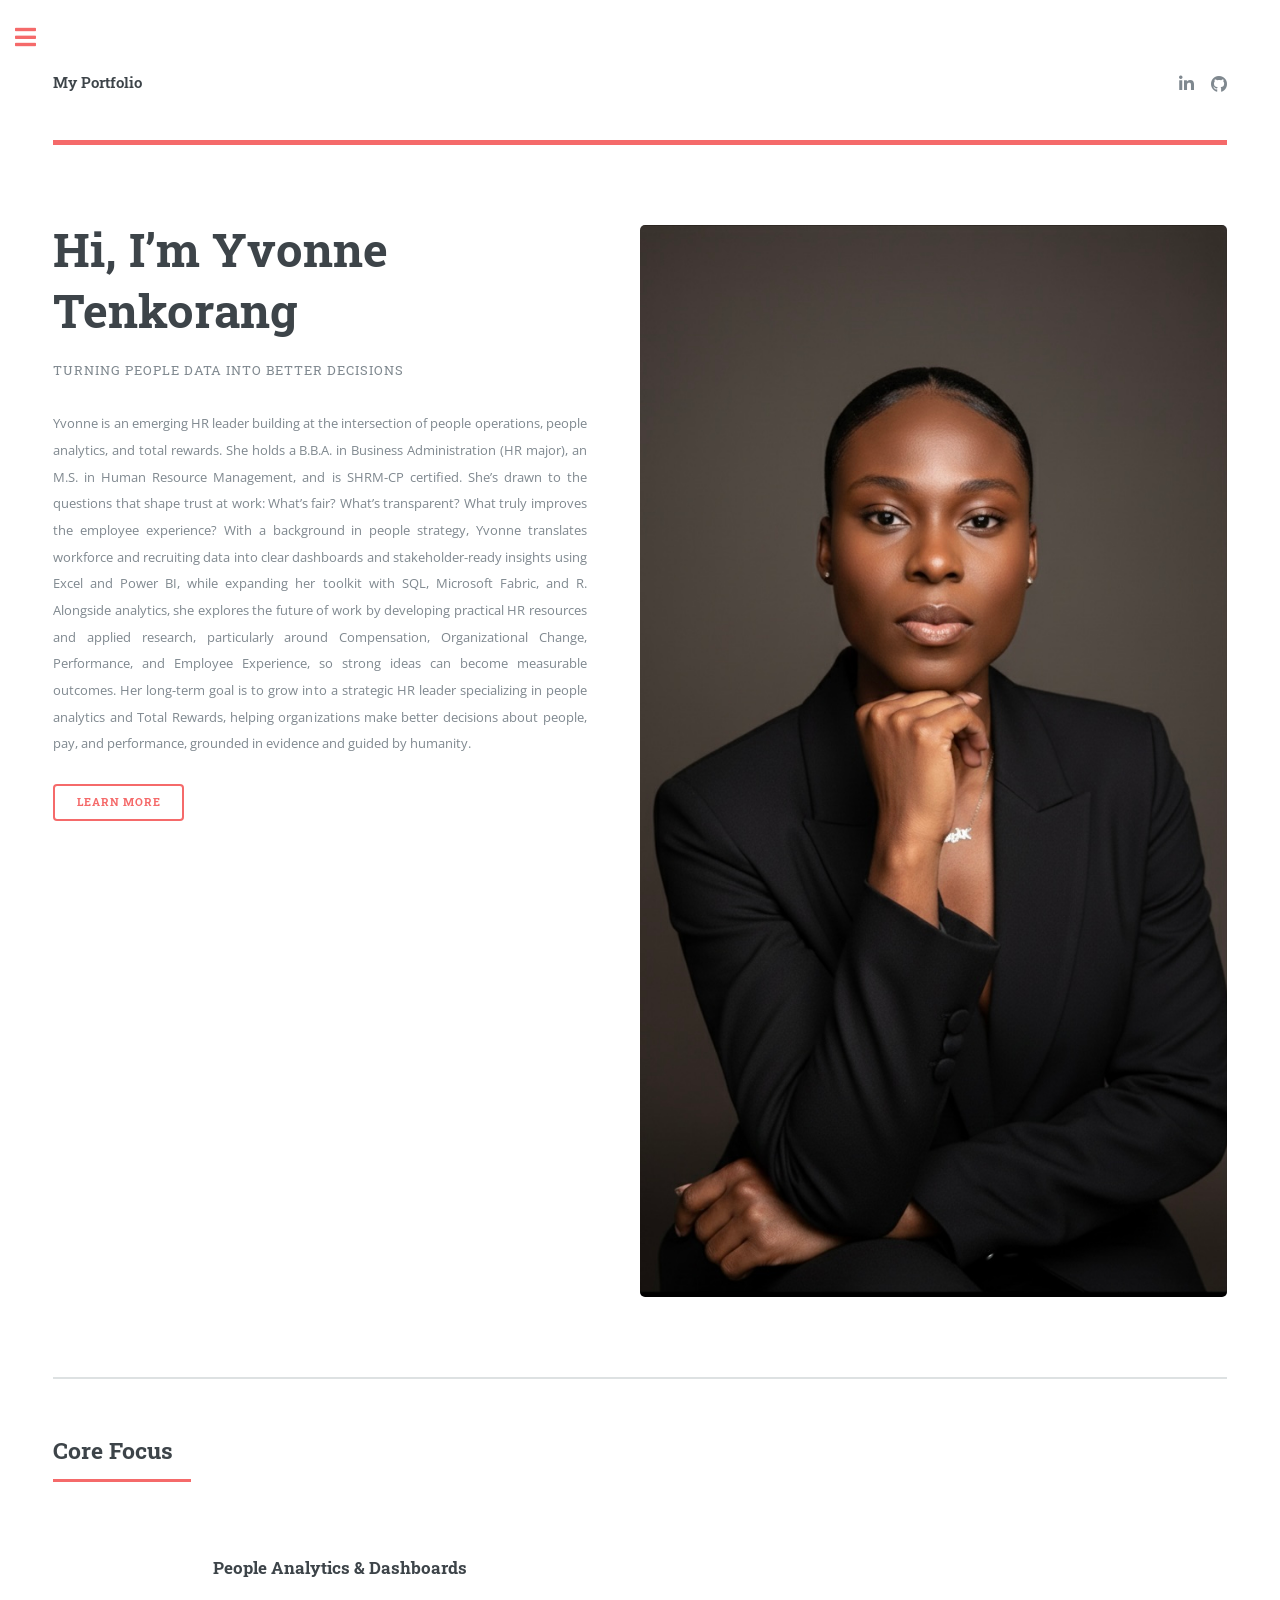
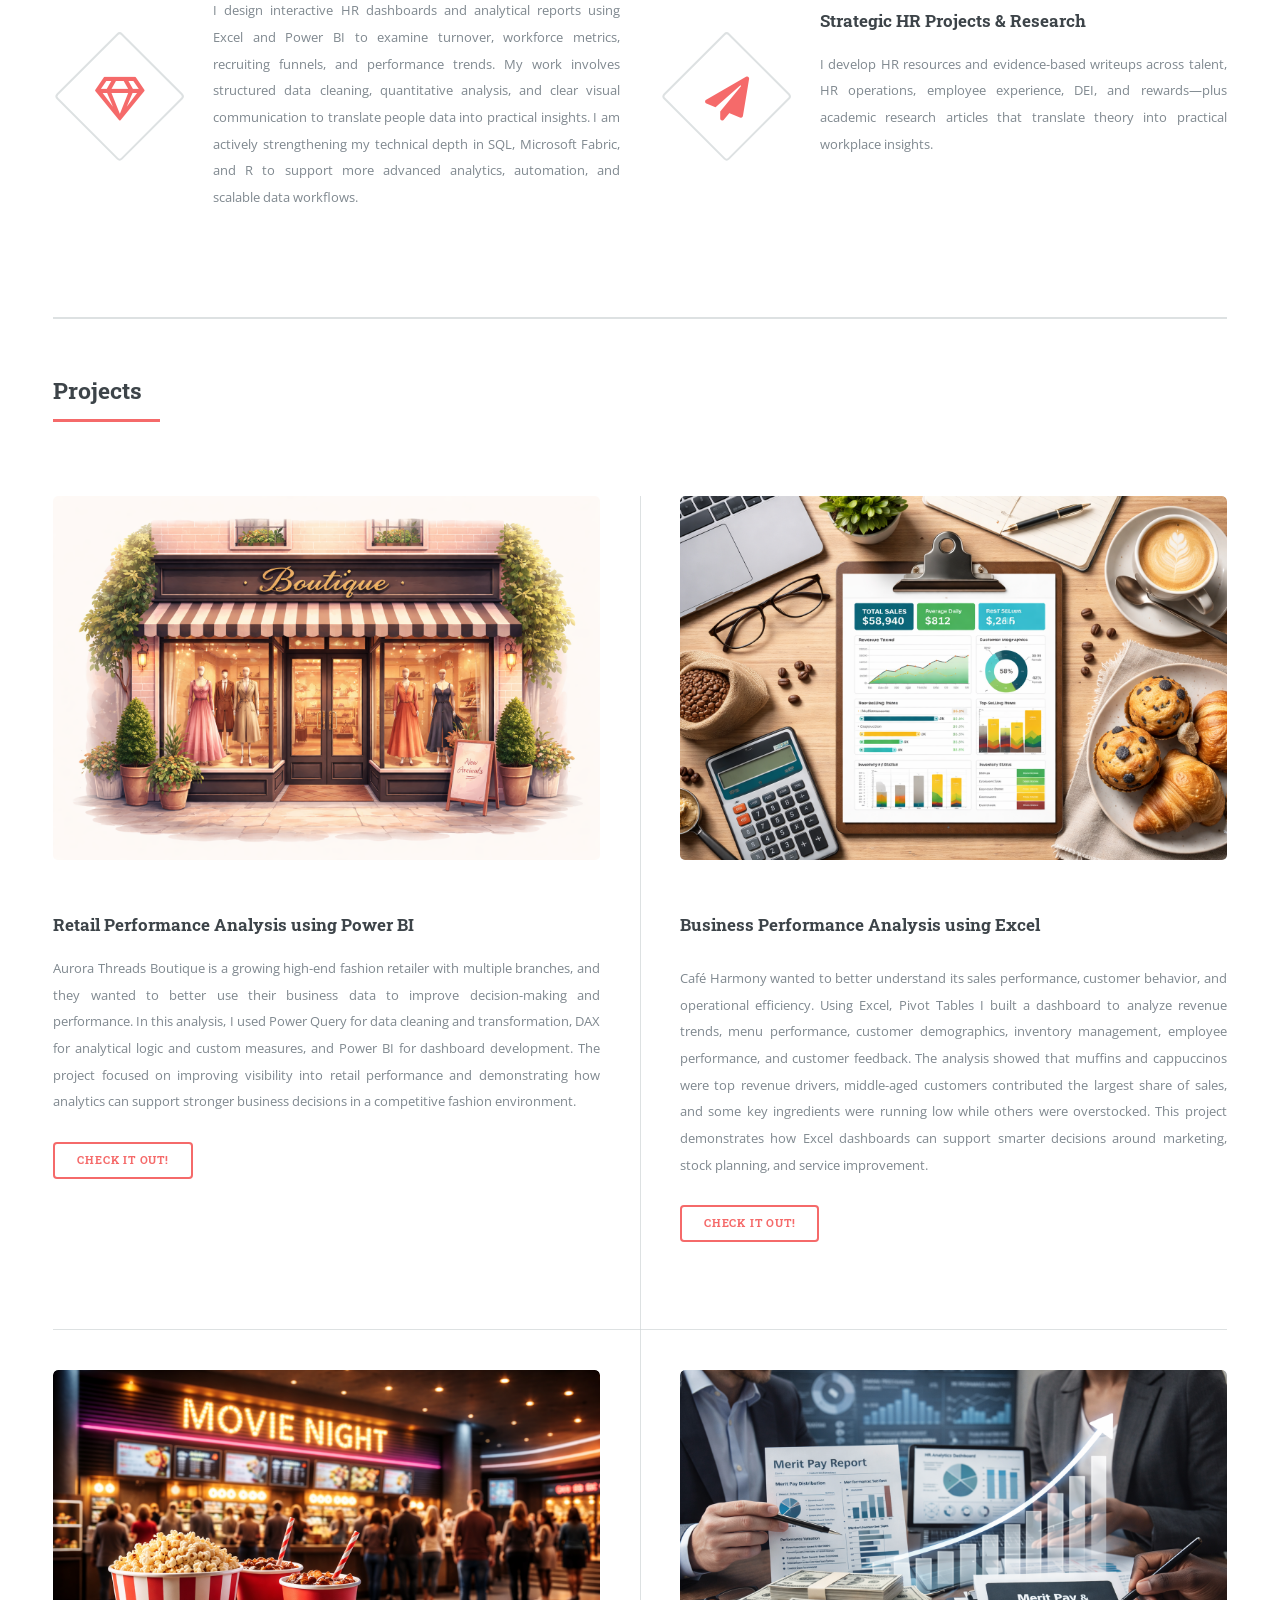
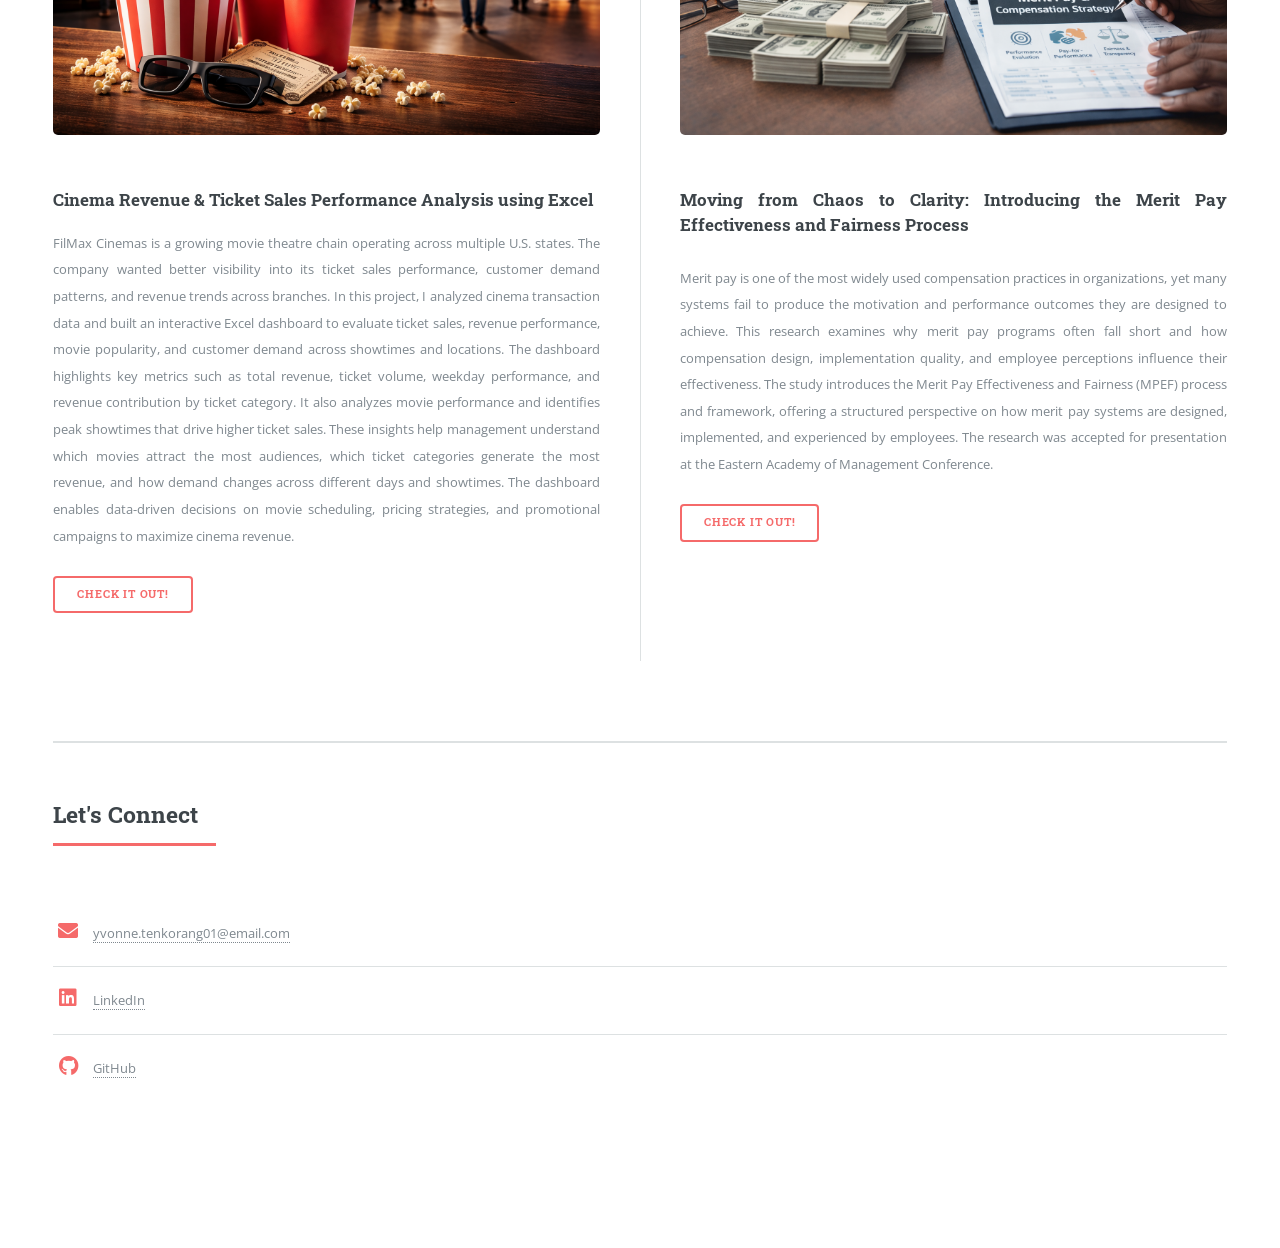
<file: index.html>
<!DOCTYPE HTML>
<!--
	Editorial by HTML5 UP
	html5up.net | @ajlkn
	Free for personal and commercial use under the CCA 3.0 license (html5up.net/license)
-->
<html>
	<head>
		<title>My Portfolio</title>
		<meta charset="utf-8" />
		<meta name="viewport" content="width=device-width, initial-scale=1, user-scalable=no" />
		<link rel="stylesheet" href="assets/css/main.css" />
	</head>
	<body class="">

		<!-- Wrapper -->
			<div id="wrapper">

				<!-- Main -->
					<div id="main">
						<div class="inner">

							<!-- Header -->
								<header id="header">
									<a href="index.html" class="logo"><strong>My Portfolio</strong></a>
									<ul class="icons">
									<li><a href="https://www.linkedin.com/in/yvonne-tenkorang/" class="icon brands fa-linkedin-in"><span class="label">LinkedIn</span></a></li>
                                    <li><a href="https://github.com/yvonnetenkorang" class="icon brands fa-github"><span class="label">GitHub</span></a></li>
						
									</ul>
								</header>

							<div id="about"></div>
								<!-- Banner -->
								<section id="banner">
									<div class="content">
										<header>
											<h1 style="text-align: left;">Hi, I’m Yvonne Tenkorang<br /></h1>
											<p>Turning People Data Into Better Decisions</p>
										</header>
										<p></p>Yvonne is an emerging HR leader building at the intersection of people operations, people analytics, and total rewards. She holds a B.B.A. in Business Administration (HR major), an M.S. in Human Resource Management, and is SHRM-CP certified. She’s drawn to the questions that shape trust at work: What’s fair? What’s transparent? What truly improves the employee experience? With a background in people strategy, Yvonne translates workforce and recruiting data into clear dashboards and stakeholder-ready insights using Excel and Power BI, while expanding her toolkit with SQL, Microsoft Fabric, and R. Alongside analytics, she explores the future of work by developing practical HR resources and applied research, particularly around Compensation, Organizational Change, Performance, and Employee Experience, so strong ideas can become measurable outcomes. Her long-term goal is to grow into a strategic HR leader specializing in people analytics and Total Rewards, helping organizations make better decisions about people, pay, and performance, grounded in evidence and guided by humanity.

</p>
										<ul class="actions">
											<li><a href="assets/Files/Yvonne_Resume.pdf" class="button big">Learn More</a></li>
										</ul>
									</div>
									<span class="image object">
										<img src="images/IMG_4309.jpg" alt="" />
									</span>
								</section>

							<!-- Section -->
							<div id="focus"></div>
							<section>
									<header class="major">
										<h2>Core Focus</h2>
									</header>
									<div class="features">
										<article>
											<span class="icon fa-gem"></span>
											<div class="content">
												<h3>People Analytics & Dashboards</h3>
												<p>I design interactive HR dashboards and analytical reports using Excel and Power BI to examine turnover, workforce metrics, recruiting funnels, and performance trends. My work involves structured data cleaning, quantitative analysis, and clear visual communication to translate people data into practical insights. I am actively strengthening my technical depth in SQL, Microsoft Fabric, and R to support more advanced analytics, automation, and scalable data workflows.</p>
											</div>
										</article>
										<article>
											<span class="icon solid fa-paper-plane"></span>
											<div class="content">
												<h3>Strategic HR Projects & Research</h3>
												<p>I develop HR resources and evidence-based writeups across talent, HR operations, employee experience, DEI, and rewards—plus academic research articles that translate theory into practical workplace insights.</p>
											</div>
										</article>
										
										
									</div>
								</section>
                                 
							<!-- Section -->
								<section>
									<header class="major">
										<h2>Projects</h2>
									</header>
									<div class="posts">
										<article>
											<a href="#" class="image"><img src="images/boutique new.png" alt="" /></a>
											<h3>Retail Performance Analysis using Power BI </h3>
											<p>Aurora Threads Boutique is a growing high-end fashion retailer with multiple branches, and they wanted to better use their business data to improve decision-making and performance. In this analysis, I used Power Query for data cleaning and transformation, DAX for analytical logic and custom measures, and Power BI for dashboard development. The project focused on improving visibility into retail performance and demonstrating how analytics can support stronger business decisions in a competitive fashion environment.</p>
											<ul class="actions">
												<li><a href="https://drive.google.com/file/d/19iLVmE2gNEAgVFOrmUOkXKDwgzWnCeY6/view?usp=drive_link" class="button">Check it Out!</a></li>
											</ul>
										</article>
										<article>
											<a href="#" class="image"><img src="images/cafe h.png" alt="" /></a>
											<h3>Business Performance Analysis using Excel</h3>
											<p><p>
Café Harmony wanted to better understand its sales performance, customer behavior, and operational efficiency. Using Excel, Pivot Tables I built a dashboard to analyze revenue trends, menu performance, customer demographics, inventory management, employee performance, and customer feedback. The analysis showed that muffins and cappuccinos were top revenue drivers, middle-aged customers contributed the largest share of sales, and some key ingredients were running low while others were overstocked. This project demonstrates how Excel dashboards can support smarter decisions around marketing, stock planning, and service improvement.
</p></p>

											<ul class="actions">
												<li><a href="https://drive.google.com/file/d/1Ey-NpWLXRLzjmRYIxuyXcKhubMGNI6G6/view?usp=drive_link" class="button">Check it Out!</a></li>
											</ul>
										</article>
										<article>
											<a href="#" class="image"><img src="images/movie night.png" alt="" /></a>
											<h3>Cinema Revenue & Ticket Sales Performance Analysis using Excel</h3>
											<p>FilMax Cinemas is a growing movie theatre chain operating across multiple U.S. states. The company wanted better visibility into its ticket sales performance, customer demand patterns, and revenue trends across branches.

In this project, I analyzed cinema transaction data and built an interactive Excel dashboard to evaluate ticket sales, revenue performance, movie popularity, and customer demand across showtimes and locations.

The dashboard highlights key metrics such as total revenue, ticket volume, weekday performance, and revenue contribution by ticket category. It also analyzes movie performance and identifies peak showtimes that drive higher ticket sales.

These insights help management understand which movies attract the most audiences, which ticket categories generate the most revenue, and how demand changes across different days and showtimes. The dashboard enables data-driven decisions on movie scheduling, pricing strategies, and promotional campaigns to maximize cinema revenue.</p>
											<ul class="actions">
												<li><a href="https://drive.google.com/file/d/1yXIBLRi25WQTDbFgXqmov4J9OGFkhwT_/view?usp=drive_link" class="button">Check it Out!</a></li>
											</ul>
										</article>
										<article>
											<a href="#" class="image"><img src="images/Meeting on merit pay analysis.png" alt="" /></a>
											<h3>Moving from Chaos to Clarity:
Introducing the Merit Pay Effectiveness and Fairness Process</h3>
											<p><p>
Merit pay is one of the most widely used compensation practices in organizations, yet many systems fail to produce the motivation and performance outcomes they are designed to achieve. This research examines why merit pay programs often fall short and how compensation design, implementation quality, and employee perceptions influence their effectiveness. 

The study introduces the Merit Pay Effectiveness and Fairness (MPEF) process and framework, offering a structured perspective on how merit pay systems are designed, implemented, and experienced by employees. The research was accepted for presentation at the Eastern Academy of Management Conference.
</p></p>
											<ul class="actions">
												<li><a href="#" class="button">check it out!</a></li>
											</ul>
										</article>
										<!--
										<article>
											<a href="#" class="image"><img src="images/pic05.jpg" alt="" /></a>
											<h3>Feugiat lorem aenean</h3>
											<p>Aenean ornare velit lacus, ac varius enim lorem ullamcorper dolore. Proin aliquam facilisis ante interdum. Sed nulla amet lorem feugiat tempus aliquam.</p>
											<ul class="actions">
												<li><a href="#" class="button">More</a></li>
											</ul>
										</article>
										
										<article>
											<a href="#" class="image"><img src="images/pic06.jpg" alt="" /></a>
											<h3>Amet varius aliquam</h3>
											<p>Aenean ornare velit lacus, ac varius enim lorem ullamcorper dolore. Proin aliquam facilisis ante interdum. Sed nulla amet lorem feugiat tempus aliquam.</p>
											<ul class="actions">
												<li><a href="#" class="button">More</a></li>
											</ul>
										</article>
										-->
									</div>
								</section>
                              <div id="contact"></div>

<section>
    <header class="major">
        <h2>Let's Connect</h2>
    </header>
    <p></p>

<ul class="contact">
    <li class="icon solid fa-envelope">
        <a href="mailto:yourname@email.com">yvonne.tenkorang01@email.com</a>
    </li>

    <li class="icon brands fa-linkedin">
  <a href="https://www.linkedin.com/in/yvonne-tenkorang" target="_blank">LinkedIn</a>
</li>

    <li class="icon brands fa-github">
  <a href="https://github.com/yvonnetenkorang" target="_blank">GitHub</a>
</li>
</ul>
    
</section>
						</div>
					</div>

				<!-- Sidebar -->
					<div id="sidebar">
						<div class="inner">

							<!-- Search -->
								<section id="search" class="alt">
									<form method="post" action="#">
										<input type="text" name="query" id="query" placeholder="Search" />
									</form>
								</section>

							<!-- Menu -->
								<nav id="menu">
									<header class="major">
										<h2>Menu</h2>
									</header>
									<ul>	
									<li><a href="#about">About</a></li>
									<li><a href="#focus">Core Focus</a></li>
									<li><a href="#contact">Contact</a></li>
									<li><a href="assets/files/Yvonne_Resume.pdf" target="_blank">Download Resume</a></li>			
									</ul>
								</nav>

							<!-- Section -->

							<!-- Section -->
								
								</section>

							<!-- Footer -->
								<p class="copyright">
								&copy; 2026 Yvonne Tenkorang. All rights reserved.
							</p>

						</div>
					</div>

			</div>

		<!-- Scripts -->
			<script src="assets/js/jquery.min.js"></script>
			<script src="assets/js/browser.min.js"></script>
			<script src="assets/js/breakpoints.min.js"></script>
			<script src="assets/js/util.js"></script>
			<script src="assets/js/main.js"></script>

	</body>

</html>
</file>
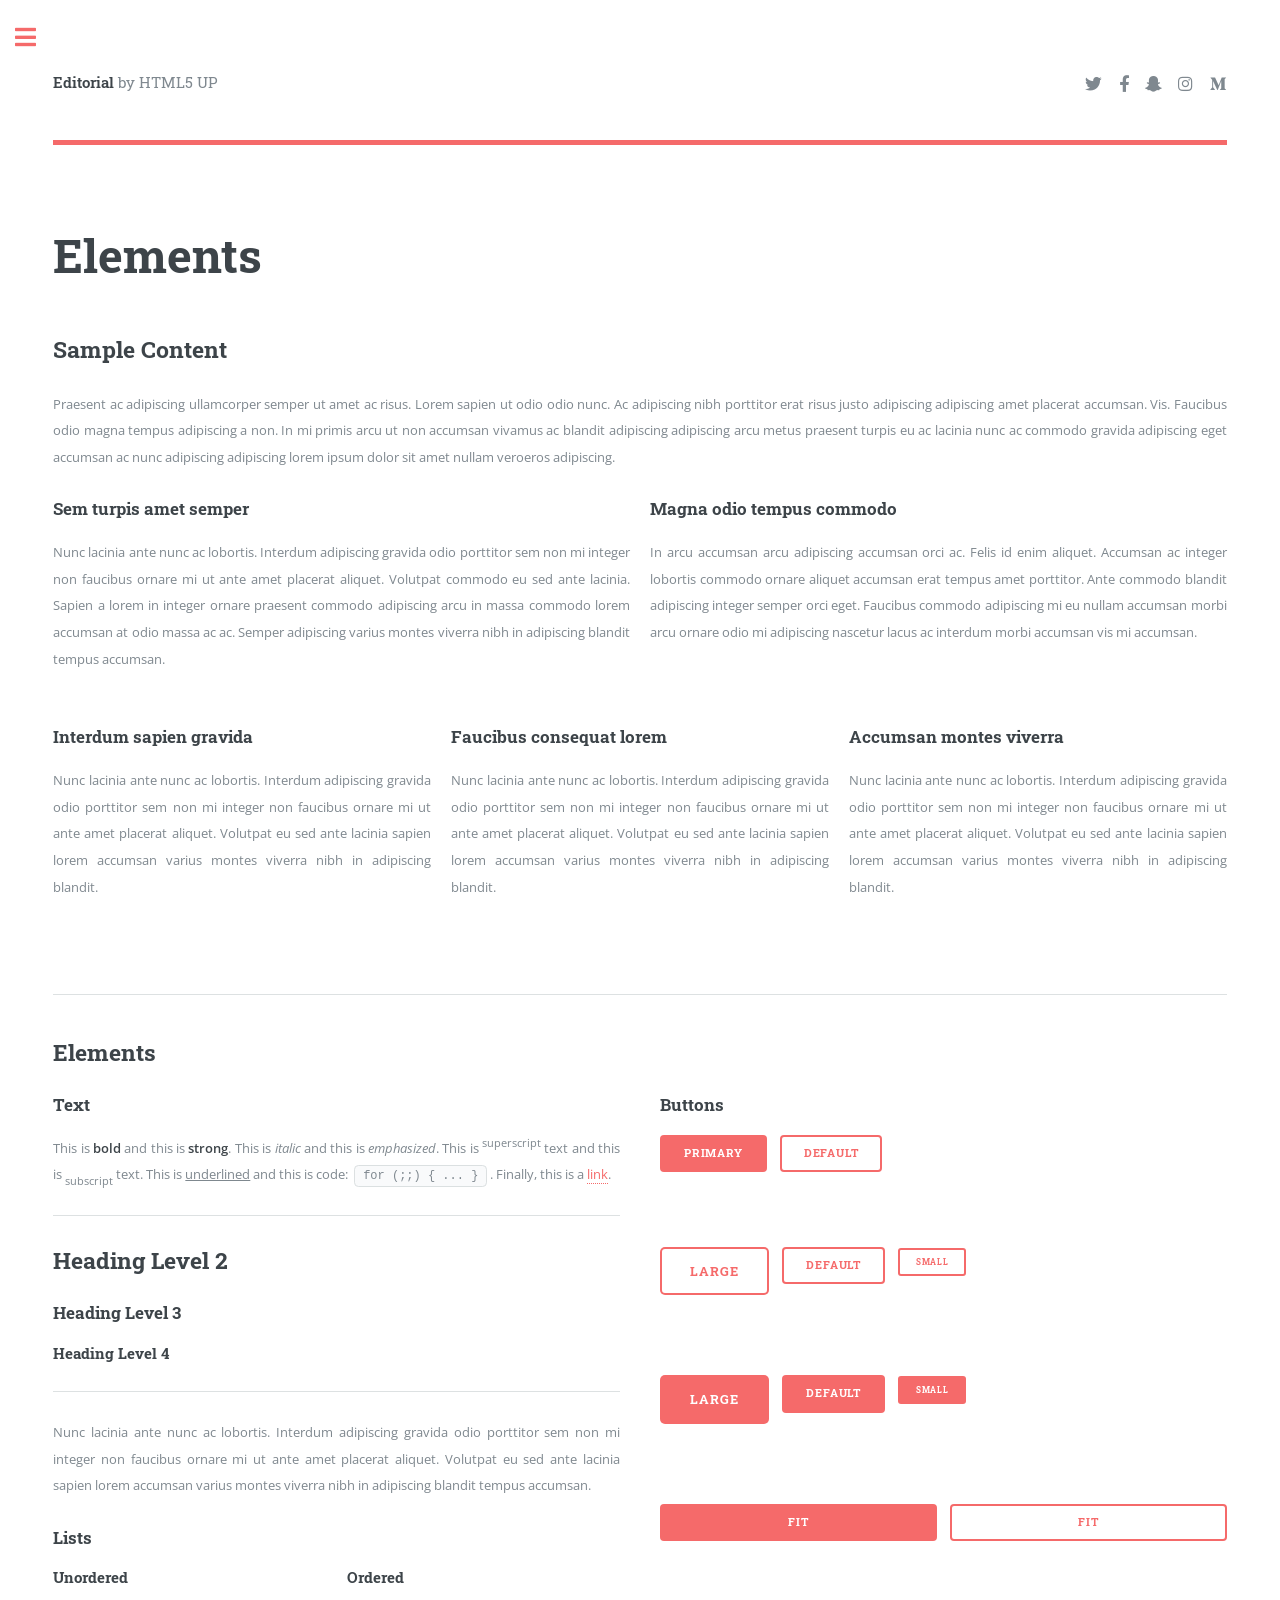
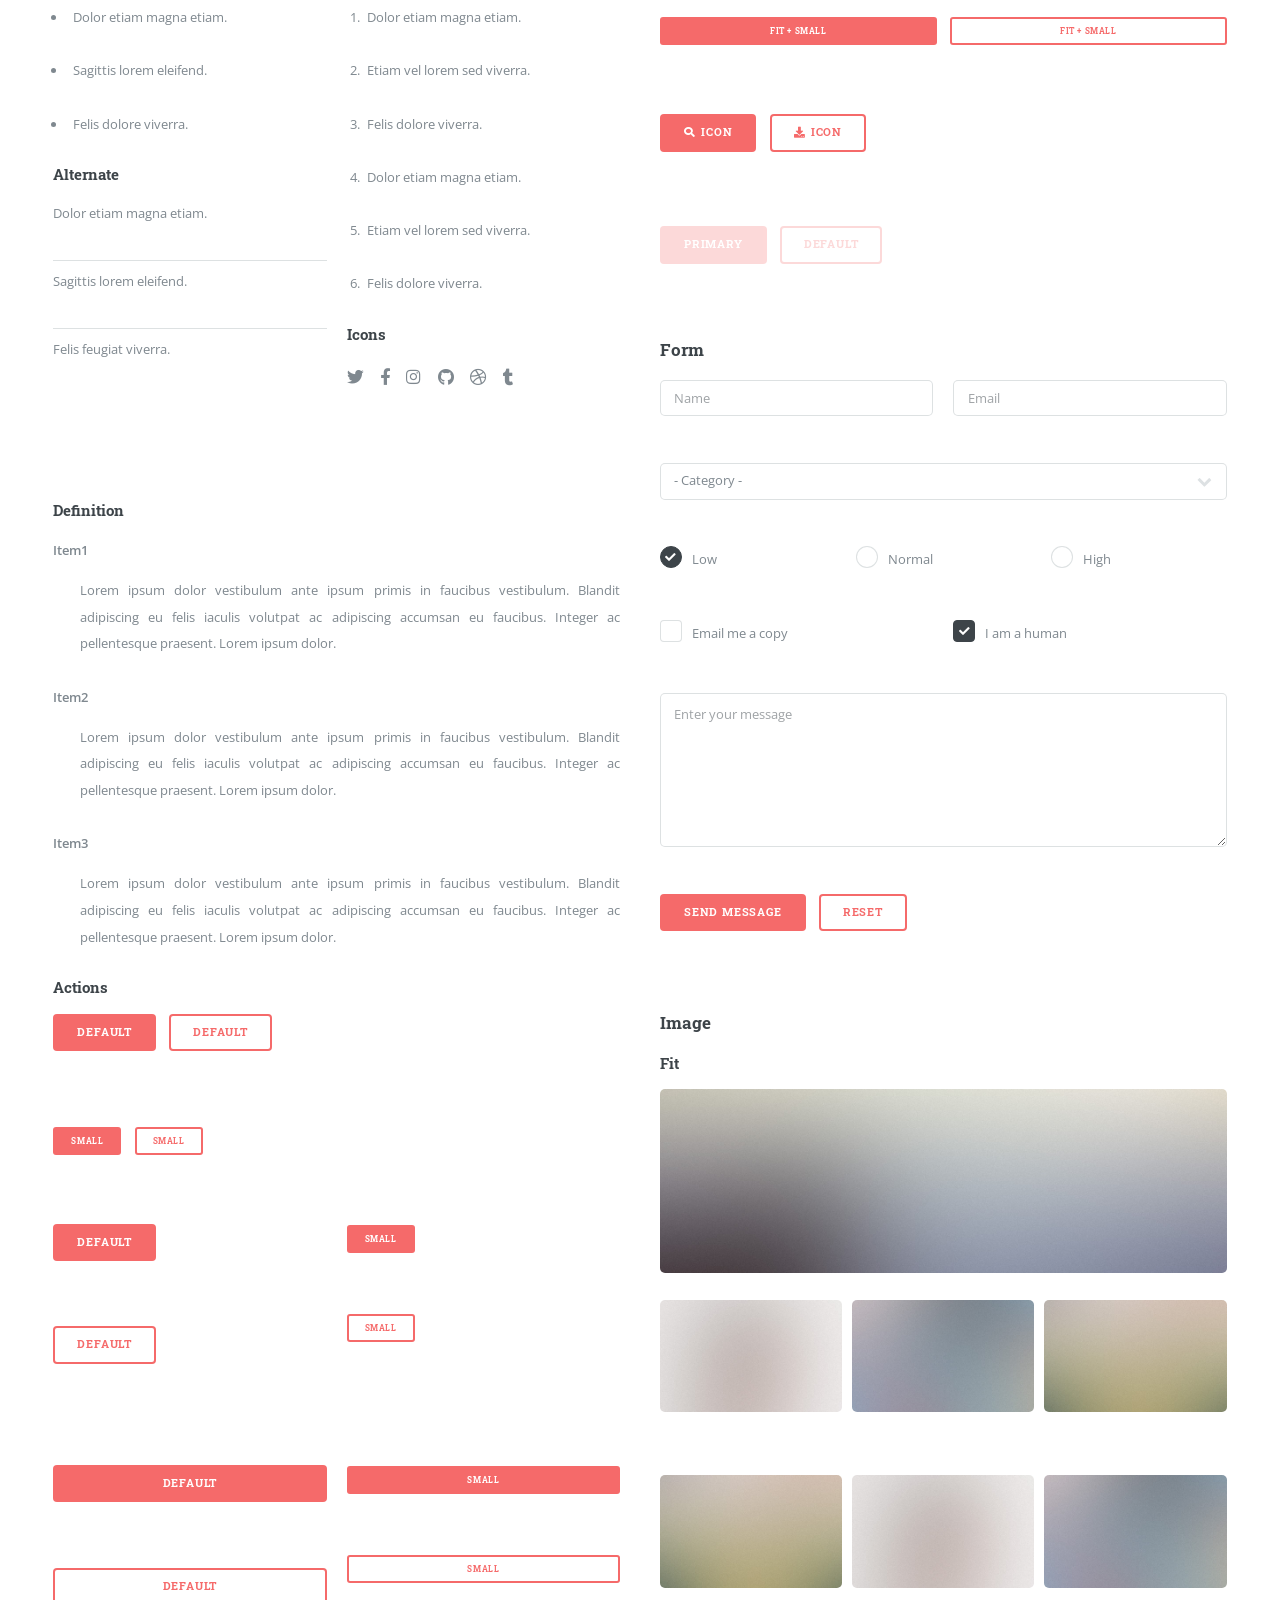
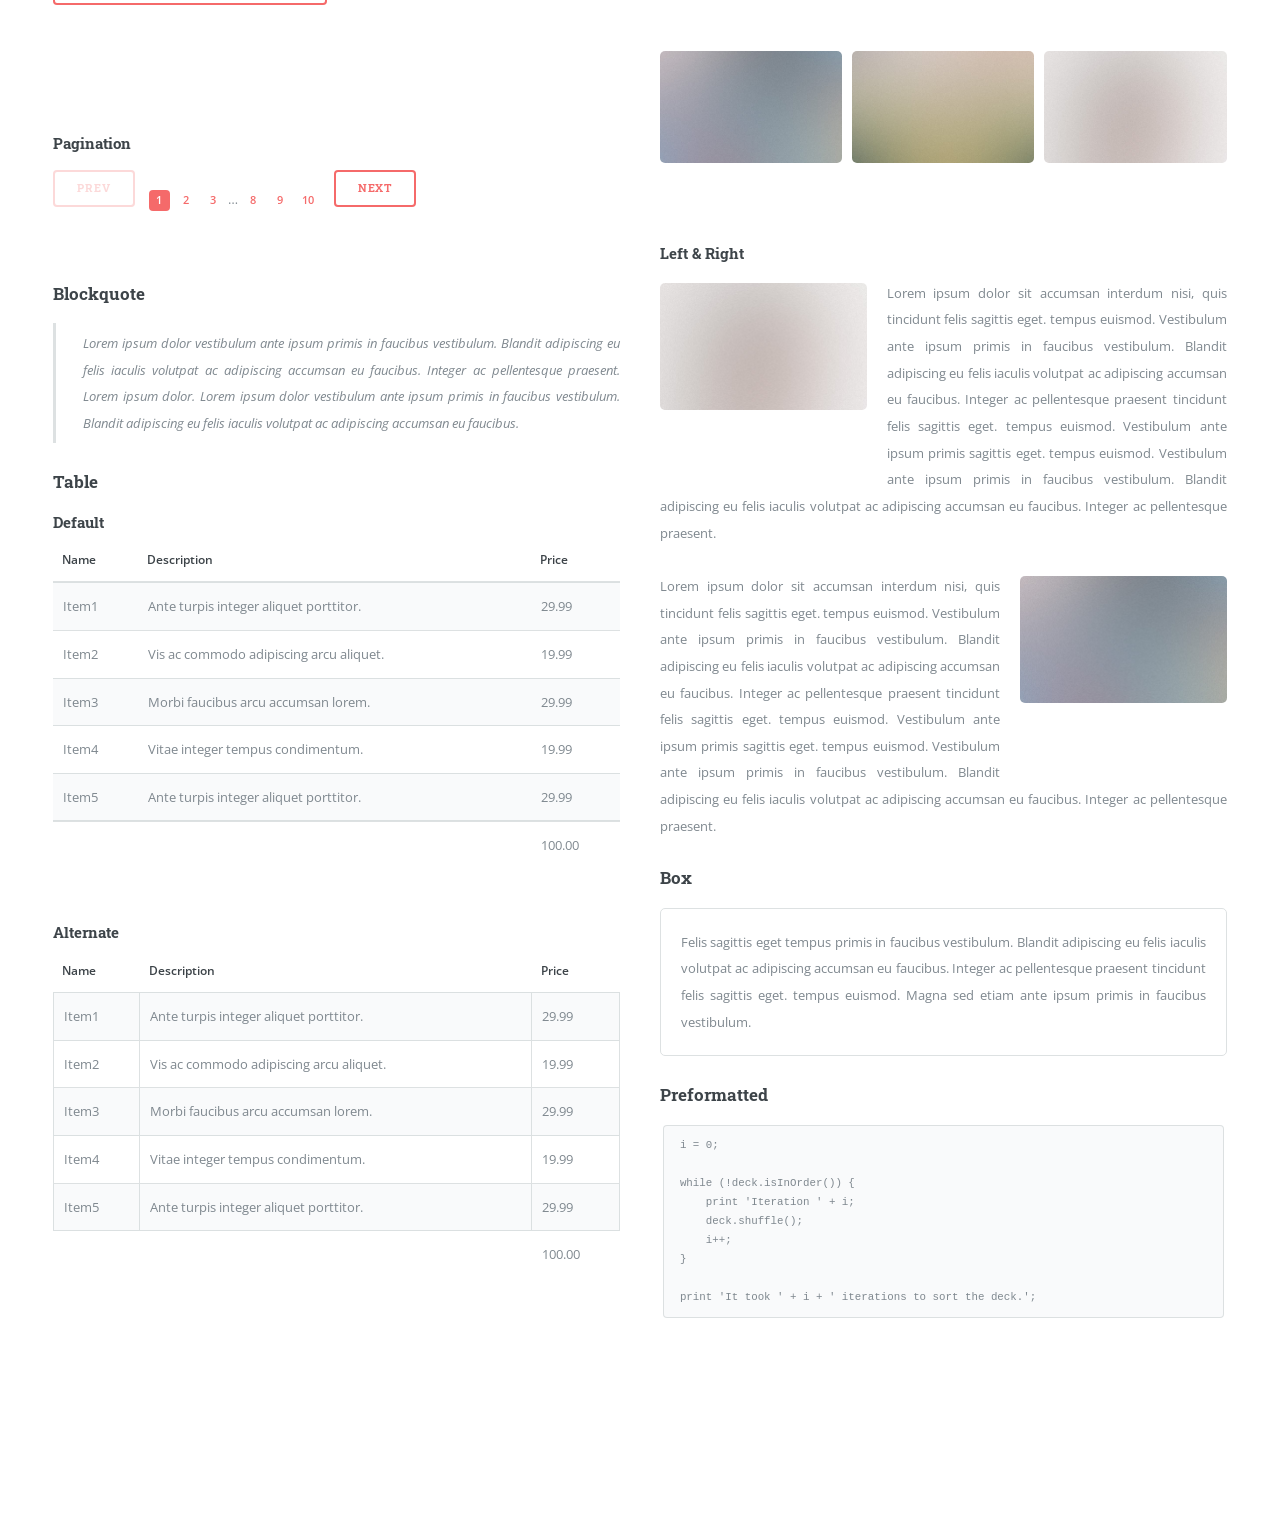
<file: elements.html>
<!DOCTYPE HTML>
<!--
	Editorial by HTML5 UP
	html5up.net | @ajlkn
	Free for personal and commercial use under the CCA 3.0 license (html5up.net/license)
-->
<html>
	<head>
		<title>Elements - Editorial by HTML5 UP</title>
		<meta charset="utf-8" />
		<meta name="viewport" content="width=device-width, initial-scale=1, user-scalable=no" />
		<link rel="stylesheet" href="assets/css/main.css" />
	</head>
	<body class="is-preload">

		<!-- Wrapper -->
			<div id="wrapper">

				<!-- Main -->
					<div id="main">
						<div class="inner">

							<!-- Header -->
								<header id="header">
									<a href="index.html" class="logo"><strong>Editorial</strong> by HTML5 UP</a>
									<ul class="icons">
										<li><a href="#" class="icon brands fa-twitter"><span class="label">Twitter</span></a></li>
										<li><a href="#" class="icon brands fa-facebook-f"><span class="label">Facebook</span></a></li>
										<li><a href="#" class="icon brands fa-snapchat-ghost"><span class="label">Snapchat</span></a></li>
										<li><a href="#" class="icon brands fa-instagram"><span class="label">Instagram</span></a></li>
										<li><a href="#" class="icon brands fa-medium-m"><span class="label">Medium</span></a></li>
									</ul>
								</header>

							<!-- Content -->
								<section>
									<header class="main">
										<h1>Elements</h1>
									</header>

									<!-- Content -->
										<h2 id="content">Sample Content</h2>
										<p>Praesent ac adipiscing ullamcorper semper ut amet ac risus. Lorem sapien ut odio odio nunc. Ac adipiscing nibh porttitor erat risus justo adipiscing adipiscing amet placerat accumsan. Vis. Faucibus odio magna tempus adipiscing a non. In mi primis arcu ut non accumsan vivamus ac blandit adipiscing adipiscing arcu metus praesent turpis eu ac lacinia nunc ac commodo gravida adipiscing eget accumsan ac nunc adipiscing adipiscing lorem ipsum dolor sit amet nullam veroeros adipiscing.</p>
										<div class="row">
											<div class="col-6 col-12-small">
												<h3>Sem turpis amet semper</h3>
												<p>Nunc lacinia ante nunc ac lobortis. Interdum adipiscing gravida odio porttitor sem non mi integer non faucibus ornare mi ut ante amet placerat aliquet. Volutpat commodo eu sed ante lacinia. Sapien a lorem in integer ornare praesent commodo adipiscing arcu in massa commodo lorem accumsan at odio massa ac ac. Semper adipiscing varius montes viverra nibh in adipiscing blandit tempus accumsan.</p>
											</div>
											<div class="col-6 col-12-small">
												<h3>Magna odio tempus commodo</h3>
												<p>In arcu accumsan arcu adipiscing accumsan orci ac. Felis id enim aliquet. Accumsan ac integer lobortis commodo ornare aliquet accumsan erat tempus amet porttitor. Ante commodo blandit adipiscing integer semper orci eget. Faucibus commodo adipiscing mi eu nullam accumsan morbi arcu ornare odio mi adipiscing nascetur lacus ac interdum morbi accumsan vis mi accumsan.</p>
											</div>
											<!-- Break -->
											<div class="col-4 col-12-medium">
												<h3>Interdum sapien gravida</h3>
												<p>Nunc lacinia ante nunc ac lobortis. Interdum adipiscing gravida odio porttitor sem non mi integer non faucibus ornare mi ut ante amet placerat aliquet. Volutpat eu sed ante lacinia sapien lorem accumsan varius montes viverra nibh in adipiscing blandit.</p>
											</div>
											<div class="col-4 col-12-medium">
												<h3>Faucibus consequat lorem</h3>
												<p>Nunc lacinia ante nunc ac lobortis. Interdum adipiscing gravida odio porttitor sem non mi integer non faucibus ornare mi ut ante amet placerat aliquet. Volutpat eu sed ante lacinia sapien lorem accumsan varius montes viverra nibh in adipiscing blandit.</p>
											</div>
											<div class="col-4 col-12-medium">
												<h3>Accumsan montes viverra</h3>
												<p>Nunc lacinia ante nunc ac lobortis. Interdum adipiscing gravida odio porttitor sem non mi integer non faucibus ornare mi ut ante amet placerat aliquet. Volutpat eu sed ante lacinia sapien lorem accumsan varius montes viverra nibh in adipiscing blandit.</p>
											</div>
										</div>

									<hr class="major" />

									<!-- Elements -->
										<h2 id="elements">Elements</h2>
										<div class="row gtr-200">
											<div class="col-6 col-12-medium">

												<!-- Text stuff -->
													<h3>Text</h3>
													<p>This is <b>bold</b> and this is <strong>strong</strong>. This is <i>italic</i> and this is <em>emphasized</em>.
													This is <sup>superscript</sup> text and this is <sub>subscript</sub> text.
													This is <u>underlined</u> and this is code: <code>for (;;) { ... }</code>.
													Finally, this is a <a href="#">link</a>.</p>
													<hr />
													<h2>Heading Level 2</h2>
													<h3>Heading Level 3</h3>
													<h4>Heading Level 4</h4>
													<hr />
													<p>Nunc lacinia ante nunc ac lobortis. Interdum adipiscing gravida odio porttitor sem non mi integer non faucibus ornare mi ut ante amet placerat aliquet. Volutpat eu sed ante lacinia sapien lorem accumsan varius montes viverra nibh in adipiscing blandit tempus accumsan.</p>

												<!-- Lists -->
													<h3>Lists</h3>
													<div class="row">
														<div class="col-6 col-12-small">

															<h4>Unordered</h4>
															<ul>
																<li>Dolor etiam magna etiam.</li>
																<li>Sagittis lorem eleifend.</li>
																<li>Felis dolore viverra.</li>
															</ul>

															<h4>Alternate</h4>
															<ul class="alt">
																<li>Dolor etiam magna etiam.</li>
																<li>Sagittis lorem eleifend.</li>
																<li>Felis feugiat viverra.</li>
															</ul>

														</div>
														<div class="col-6 col-12-small">

															<h4>Ordered</h4>
															<ol>
																<li>Dolor etiam magna etiam.</li>
																<li>Etiam vel lorem sed viverra.</li>
																<li>Felis dolore viverra.</li>
																<li>Dolor etiam magna etiam.</li>
																<li>Etiam vel lorem sed viverra.</li>
																<li>Felis dolore viverra.</li>
															</ol>

															<h4>Icons</h4>
															<ul class="icons">
																<li><a href="#" class="icon brands fa-twitter"><span class="label">Twitter</span></a></li>
																<li><a href="#" class="icon brands fa-facebook-f"><span class="label">Facebook</span></a></li>
																<li><a href="#" class="icon brands fa-instagram"><span class="label">Instagram</span></a></li>
																<li><a href="#" class="icon brands fa-github"><span class="label">Github</span></a></li>
																<li><a href="#" class="icon brands fa-dribbble"><span class="label">Dribbble</span></a></li>
																<li><a href="#" class="icon brands fa-tumblr"><span class="label">Tumblr</span></a></li>
															</ul>

														</div>
													</div>
													<h4>Definition</h4>
													<dl>
														<dt>Item1</dt>
														<dd>
															<p>Lorem ipsum dolor vestibulum ante ipsum primis in faucibus vestibulum. Blandit adipiscing eu felis iaculis volutpat ac adipiscing accumsan eu faucibus. Integer ac pellentesque praesent. Lorem ipsum dolor.</p>
														</dd>
														<dt>Item2</dt>
														<dd>
															<p>Lorem ipsum dolor vestibulum ante ipsum primis in faucibus vestibulum. Blandit adipiscing eu felis iaculis volutpat ac adipiscing accumsan eu faucibus. Integer ac pellentesque praesent. Lorem ipsum dolor.</p>
														</dd>
														<dt>Item3</dt>
														<dd>
															<p>Lorem ipsum dolor vestibulum ante ipsum primis in faucibus vestibulum. Blandit adipiscing eu felis iaculis volutpat ac adipiscing accumsan eu faucibus. Integer ac pellentesque praesent. Lorem ipsum dolor.</p>
														</dd>
													</dl>

													<h4>Actions</h4>
													<ul class="actions">
														<li><a href="#" class="button primary">Default</a></li>
														<li><a href="#" class="button">Default</a></li>
													</ul>
													<ul class="actions small">
														<li><a href="#" class="button primary small">Small</a></li>
														<li><a href="#" class="button small">Small</a></li>
													</ul>
													<div class="row">
														<div class="col-6 col-12-small">
															<ul class="actions stacked">
																<li><a href="#" class="button primary">Default</a></li>
																<li><a href="#" class="button">Default</a></li>
															</ul>
														</div>
														<div class="col-6 col-12-small">
															<ul class="actions stacked">
																<li><a href="#" class="button primary small">Small</a></li>
																<li><a href="#" class="button small">Small</a></li>
															</ul>
														</div>
														<div class="col-6 col-12-small">
															<ul class="actions stacked">
																<li><a href="#" class="button primary fit">Default</a></li>
																<li><a href="#" class="button fit">Default</a></li>
															</ul>
														</div>
														<div class="col-6 col-12-small">
															<ul class="actions stacked">
																<li><a href="#" class="button primary small fit">Small</a></li>
																<li><a href="#" class="button small fit">Small</a></li>
															</ul>
														</div>
													</div>

													<h4>Pagination</h4>
													<ul class="pagination">
														<li><span class="button disabled">Prev</span></li>
														<li><a href="#" class="page active">1</a></li>
														<li><a href="#" class="page">2</a></li>
														<li><a href="#" class="page">3</a></li>
														<li><span>&hellip;</span></li>
														<li><a href="#" class="page">8</a></li>
														<li><a href="#" class="page">9</a></li>
														<li><a href="#" class="page">10</a></li>
														<li><a href="#" class="button">Next</a></li>
													</ul>

												<!-- Blockquote -->
													<h3>Blockquote</h3>
													<blockquote>Lorem ipsum dolor vestibulum ante ipsum primis in faucibus vestibulum. Blandit adipiscing eu felis iaculis volutpat ac adipiscing accumsan eu faucibus. Integer ac pellentesque praesent. Lorem ipsum dolor. Lorem ipsum dolor vestibulum ante ipsum primis in faucibus vestibulum. Blandit adipiscing eu felis iaculis volutpat ac adipiscing accumsan eu faucibus.</blockquote>

												<!-- Table -->
													<h3>Table</h3>

													<h4>Default</h4>
													<div class="table-wrapper">
														<table>
															<thead>
																<tr>
																	<th>Name</th>
																	<th>Description</th>
																	<th>Price</th>
																</tr>
															</thead>
															<tbody>
																<tr>
																	<td>Item1</td>
																	<td>Ante turpis integer aliquet porttitor.</td>
																	<td>29.99</td>
																</tr>
																<tr>
																	<td>Item2</td>
																	<td>Vis ac commodo adipiscing arcu aliquet.</td>
																	<td>19.99</td>
																</tr>
																<tr>
																	<td>Item3</td>
																	<td> Morbi faucibus arcu accumsan lorem.</td>
																	<td>29.99</td>
																</tr>
																<tr>
																	<td>Item4</td>
																	<td>Vitae integer tempus condimentum.</td>
																	<td>19.99</td>
																</tr>
																<tr>
																	<td>Item5</td>
																	<td>Ante turpis integer aliquet porttitor.</td>
																	<td>29.99</td>
																</tr>
															</tbody>
															<tfoot>
																<tr>
																	<td colspan="2"></td>
																	<td>100.00</td>
																</tr>
															</tfoot>
														</table>
													</div>

													<h4>Alternate</h4>
													<div class="table-wrapper">
														<table class="alt">
															<thead>
																<tr>
																	<th>Name</th>
																	<th>Description</th>
																	<th>Price</th>
																</tr>
															</thead>
															<tbody>
																<tr>
																	<td>Item1</td>
																	<td>Ante turpis integer aliquet porttitor.</td>
																	<td>29.99</td>
																</tr>
																<tr>
																	<td>Item2</td>
																	<td>Vis ac commodo adipiscing arcu aliquet.</td>
																	<td>19.99</td>
																</tr>
																<tr>
																	<td>Item3</td>
																	<td> Morbi faucibus arcu accumsan lorem.</td>
																	<td>29.99</td>
																</tr>
																<tr>
																	<td>Item4</td>
																	<td>Vitae integer tempus condimentum.</td>
																	<td>19.99</td>
																</tr>
																<tr>
																	<td>Item5</td>
																	<td>Ante turpis integer aliquet porttitor.</td>
																	<td>29.99</td>
																</tr>
															</tbody>
															<tfoot>
																<tr>
																	<td colspan="2"></td>
																	<td>100.00</td>
																</tr>
															</tfoot>
														</table>
													</div>

											</div>
											<div class="col-6 col-12-medium">

												<!-- Buttons -->
													<h3>Buttons</h3>
													<ul class="actions">
														<li><a href="#" class="button primary">Primary</a></li>
														<li><a href="#" class="button">Default</a></li>
													</ul>
													<ul class="actions">
														<li><a href="#" class="button large">Large</a></li>
														<li><a href="#" class="button">Default</a></li>
														<li><a href="#" class="button small">Small</a></li>
													</ul>
													<ul class="actions">
														<li><a href="#" class="button primary large">Large</a></li>
														<li><a href="#" class="button primary">Default</a></li>
														<li><a href="#" class="button primary small">Small</a></li>
													</ul>
													<ul class="actions fit">
														<li><a href="#" class="button primary fit">Fit</a></li>
														<li><a href="#" class="button fit">Fit</a></li>
													</ul>
													<ul class="actions fit small">
														<li><a href="#" class="button primary fit small">Fit + Small</a></li>
														<li><a href="#" class="button fit small">Fit + Small</a></li>
													</ul>
													<ul class="actions">
														<li><a href="#" class="button primary icon solid fa-search">Icon</a></li>
														<li><a href="#" class="button icon solid fa-download">Icon</a></li>
													</ul>
													<ul class="actions">
														<li><span class="button primary disabled">Primary</span></li>
														<li><span class="button disabled">Default</span></li>
													</ul>

												<!-- Form -->
													<h3>Form</h3>

													<form method="post" action="#">
														<div class="row gtr-uniform">
															<div class="col-6 col-12-xsmall">
																<input type="text" name="demo-name" id="demo-name" value="" placeholder="Name" />
															</div>
															<div class="col-6 col-12-xsmall">
																<input type="email" name="demo-email" id="demo-email" value="" placeholder="Email" />
															</div>
															<!-- Break -->
															<div class="col-12">
																<select name="demo-category" id="demo-category">
																	<option value="">- Category -</option>
																	<option value="1">Manufacturing</option>
																	<option value="1">Shipping</option>
																	<option value="1">Administration</option>
																	<option value="1">Human Resources</option>
																</select>
															</div>
															<!-- Break -->
															<div class="col-4 col-12-small">
																<input type="radio" id="demo-priority-low" name="demo-priority" checked>
																<label for="demo-priority-low">Low</label>
															</div>
															<div class="col-4 col-12-small">
																<input type="radio" id="demo-priority-normal" name="demo-priority">
																<label for="demo-priority-normal">Normal</label>
															</div>
															<div class="col-4 col-12-small">
																<input type="radio" id="demo-priority-high" name="demo-priority">
																<label for="demo-priority-high">High</label>
															</div>
															<!-- Break -->
															<div class="col-6 col-12-small">
																<input type="checkbox" id="demo-copy" name="demo-copy">
																<label for="demo-copy">Email me a copy</label>
															</div>
															<div class="col-6 col-12-small">
																<input type="checkbox" id="demo-human" name="demo-human" checked>
																<label for="demo-human">I am a human</label>
															</div>
															<!-- Break -->
															<div class="col-12">
																<textarea name="demo-message" id="demo-message" placeholder="Enter your message" rows="6"></textarea>
															</div>
															<!-- Break -->
															<div class="col-12">
																<ul class="actions">
																	<li><input type="submit" value="Send Message" class="primary" /></li>
																	<li><input type="reset" value="Reset" /></li>
																</ul>
															</div>
														</div>
													</form>

												<!-- Image -->
													<h3>Image</h3>

													<h4>Fit</h4>
													<span class="image fit"><img src="images/pic11.jpg" alt="" /></span>
													<div class="box alt">
														<div class="row gtr-50 gtr-uniform">
															<div class="col-4"><span class="image fit"><img src="images/pic01.jpg" alt="" /></span></div>
															<div class="col-4"><span class="image fit"><img src="images/pic02.jpg" alt="" /></span></div>
															<div class="col-4"><span class="image fit"><img src="images/pic03.jpg" alt="" /></span></div>
															<!-- Break -->
															<div class="col-4"><span class="image fit"><img src="images/pic03.jpg" alt="" /></span></div>
															<div class="col-4"><span class="image fit"><img src="images/pic01.jpg" alt="" /></span></div>
															<div class="col-4"><span class="image fit"><img src="images/pic02.jpg" alt="" /></span></div>
															<!-- Break -->
															<div class="col-4"><span class="image fit"><img src="images/pic02.jpg" alt="" /></span></div>
															<div class="col-4"><span class="image fit"><img src="images/pic03.jpg" alt="" /></span></div>
															<div class="col-4"><span class="image fit"><img src="images/pic01.jpg" alt="" /></span></div>
														</div>
													</div>

													<h4>Left &amp; Right</h4>
													<p><span class="image left"><img src="images/pic01.jpg" alt="" /></span>Lorem ipsum dolor sit accumsan interdum nisi, quis tincidunt felis sagittis eget. tempus euismod. Vestibulum ante ipsum primis in faucibus vestibulum. Blandit adipiscing eu felis iaculis volutpat ac adipiscing accumsan eu faucibus. Integer ac pellentesque praesent tincidunt felis sagittis eget. tempus euismod. Vestibulum ante ipsum primis sagittis eget. tempus euismod. Vestibulum ante ipsum primis in faucibus vestibulum. Blandit adipiscing eu felis iaculis volutpat ac adipiscing accumsan eu faucibus. Integer ac pellentesque praesent.</p>
													<p><span class="image right"><img src="images/pic02.jpg" alt="" /></span>Lorem ipsum dolor sit accumsan interdum nisi, quis tincidunt felis sagittis eget. tempus euismod. Vestibulum ante ipsum primis in faucibus vestibulum. Blandit adipiscing eu felis iaculis volutpat ac adipiscing accumsan eu faucibus. Integer ac pellentesque praesent tincidunt felis sagittis eget. tempus euismod. Vestibulum ante ipsum primis sagittis eget. tempus euismod. Vestibulum ante ipsum primis in faucibus vestibulum. Blandit adipiscing eu felis iaculis volutpat ac adipiscing accumsan eu faucibus. Integer ac pellentesque praesent.</p>

												<!-- Box -->
													<h3>Box</h3>
													<div class="box">
														<p>Felis sagittis eget tempus primis in faucibus vestibulum. Blandit adipiscing eu felis iaculis volutpat ac adipiscing accumsan eu faucibus. Integer ac pellentesque praesent tincidunt felis sagittis eget. tempus euismod. Magna sed etiam ante ipsum primis in faucibus vestibulum.</p>
													</div>

												<!-- Preformatted Code -->
													<h3>Preformatted</h3>
													<pre><code>i = 0;

while (!deck.isInOrder()) {
    print 'Iteration ' + i;
    deck.shuffle();
    i++;
}

print 'It took ' + i + ' iterations to sort the deck.';
</code></pre>

											</div>
										</div>

								</section>

						</div>
					</div>

				<!-- Sidebar -->
					<div id="sidebar">
						<div class="inner">

							<!-- Search -->
								<section id="search" class="alt">
									<form method="post" action="#">
										<input type="text" name="query" id="query" placeholder="Search" />
									</form>
								</section>

							<!-- Menu -->
								<nav id="menu">
									<header class="major">
										<h2>Menu</h2>
									</header>
									<ul>
										<li><a href="index.html">Homepage</a></li>
										<li><a href="generic.html">Generic</a></li>
										<li><a href="elements.html">Elements</a></li>
										<li>
											<span class="opener">Submenu</span>
											<ul>
												<li><a href="#">Lorem Dolor</a></li>
												<li><a href="#">Ipsum Adipiscing</a></li>
												<li><a href="#">Tempus Magna</a></li>
												<li><a href="#">Feugiat Veroeros</a></li>
											</ul>
										</li>
										<li><a href="#">Etiam Dolore</a></li>
										<li><a href="#">Adipiscing</a></li>
										<li>
											<span class="opener">Another Submenu</span>
											<ul>
												<li><a href="#">Lorem Dolor</a></li>
												<li><a href="#">Ipsum Adipiscing</a></li>
												<li><a href="#">Tempus Magna</a></li>
												<li><a href="#">Feugiat Veroeros</a></li>
											</ul>
										</li>
										<li><a href="#">Maximus Erat</a></li>
										<li><a href="#">Sapien Mauris</a></li>
										<li><a href="#">Amet Lacinia</a></li>
									</ul>
								</nav>

							<!-- Section -->
								<section>
									<header class="major">
										<h2>Ante interdum</h2>
									</header>
									<div class="mini-posts">
										<article>
											<a href="#" class="image"><img src="images/pic07.jpg" alt="" /></a>
											<p>Aenean ornare velit lacus, ac varius enim lorem ullamcorper dolore aliquam.</p>
										</article>
										<article>
											<a href="#" class="image"><img src="images/pic08.jpg" alt="" /></a>
											<p>Aenean ornare velit lacus, ac varius enim lorem ullamcorper dolore aliquam.</p>
										</article>
										<article>
											<a href="#" class="image"><img src="images/pic09.jpg" alt="" /></a>
											<p>Aenean ornare velit lacus, ac varius enim lorem ullamcorper dolore aliquam.</p>
										</article>
									</div>
									<ul class="actions">
										<li><a href="#" class="button">More</a></li>
									</ul>
								</section>

							<!-- Section -->
								<section>
									<header class="major">
										<h2>Get in touch</h2>
									</header>
									<p>Sed varius enim lorem ullamcorper dolore aliquam aenean ornare velit lacus, ac varius enim lorem ullamcorper dolore. Proin sed aliquam facilisis ante interdum. Sed nulla amet lorem feugiat tempus aliquam.</p>
									<ul class="contact">
										<li class="icon solid fa-envelope"><a href="#">information@untitled.tld</a></li>
										<li class="icon solid fa-phone">(000) 000-0000</li>
										<li class="icon solid fa-home">1234 Somewhere Road #8254<br />
										Nashville, TN 00000-0000</li>
									</ul>
								</section>

							<!-- Footer -->
								<footer id="footer">
									<p class="copyright">&copy; Untitled. All rights reserved. Demo Images: <a href="https://unsplash.com">Unsplash</a>. Design: <a href="https://html5up.net">HTML5 UP</a>.</p>
								</footer>

						</div>
					</div>

			</div>

		<!-- Scripts -->
			<script src="assets/js/jquery.min.js"></script>
			<script src="assets/js/browser.min.js"></script>
			<script src="assets/js/breakpoints.min.js"></script>
			<script src="assets/js/util.js"></script>
			<script src="assets/js/main.js"></script>

	</body>
</html>
</file>
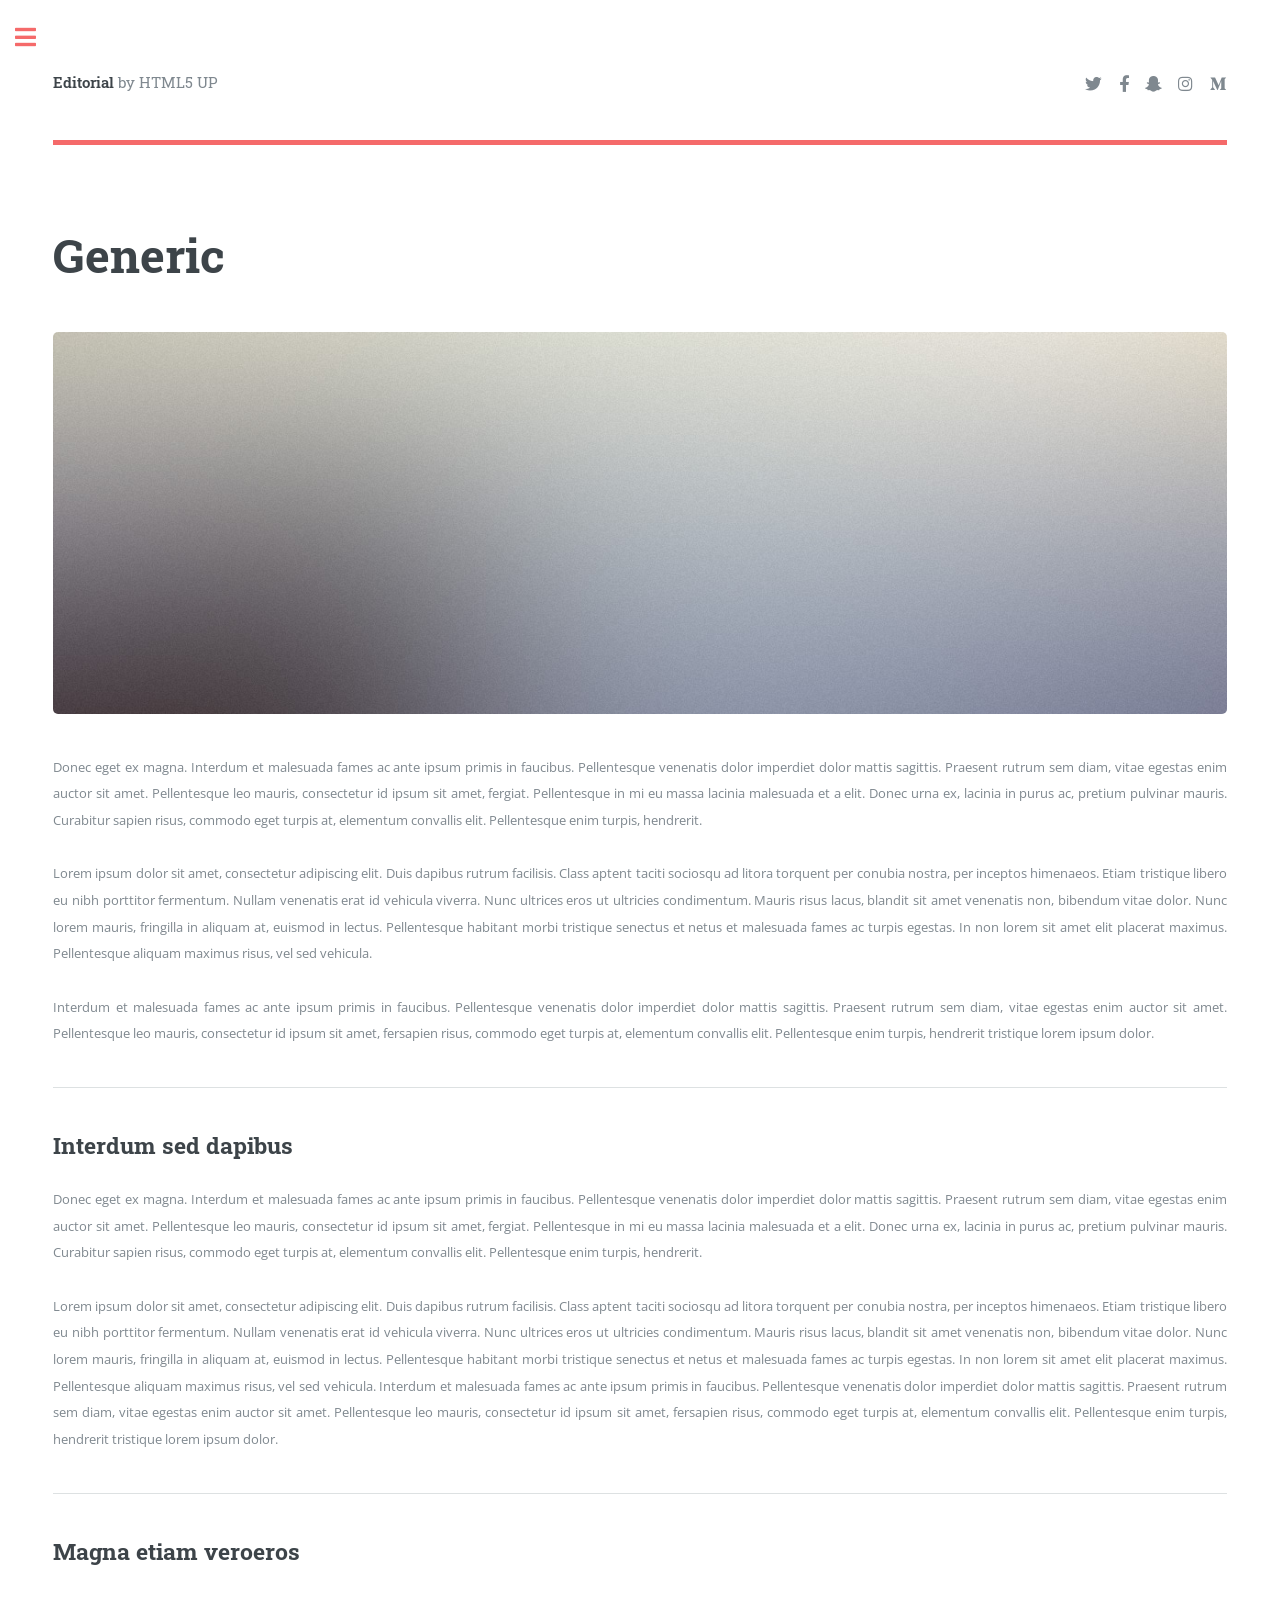
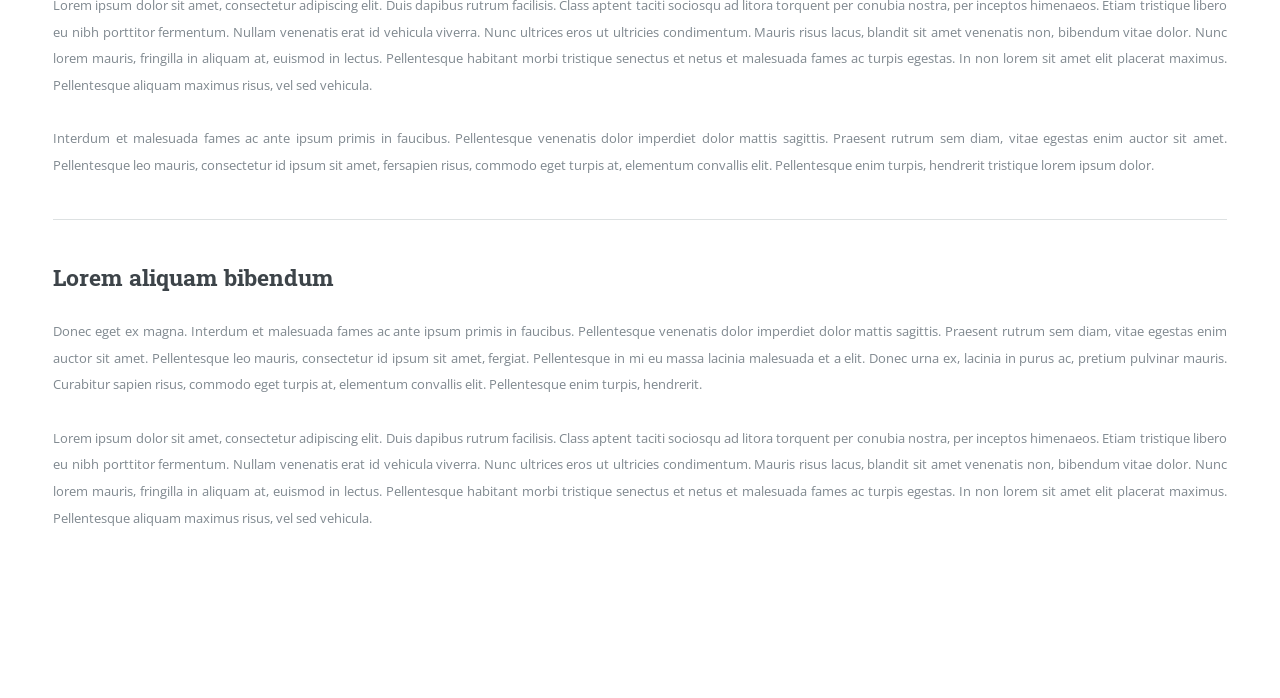
<file: generic.html>
<!DOCTYPE HTML>
<!--
	Editorial by HTML5 UP
	html5up.net | @ajlkn
	Free for personal and commercial use under the CCA 3.0 license (html5up.net/license)
-->
<html>
	<head>
		<title>Generic - Editorial by HTML5 UP</title>
		<meta charset="utf-8" />
		<meta name="viewport" content="width=device-width, initial-scale=1, user-scalable=no" />
		<link rel="stylesheet" href="assets/css/main.css" />
	</head>
	<body class="is-preload">

		<!-- Wrapper -->
			<div id="wrapper">

				<!-- Main -->
					<div id="main">
						<div class="inner">

							<!-- Header -->
								<header id="header">
									<a href="index.html" class="logo"><strong>Editorial</strong> by HTML5 UP</a>
									<ul class="icons">
										<li><a href="#" class="icon brands fa-twitter"><span class="label">Twitter</span></a></li>
										<li><a href="#" class="icon brands fa-facebook-f"><span class="label">Facebook</span></a></li>
										<li><a href="#" class="icon brands fa-snapchat-ghost"><span class="label">Snapchat</span></a></li>
										<li><a href="#" class="icon brands fa-instagram"><span class="label">Instagram</span></a></li>
										<li><a href="#" class="icon brands fa-medium-m"><span class="label">Medium</span></a></li>
									</ul>
								</header>

							<!-- Content -->
								<section>
									<header class="main">
										<h1>Generic</h1>
									</header>

									<span class="image main"><img src="images/pic11.jpg" alt="" /></span>

									<p>Donec eget ex magna. Interdum et malesuada fames ac ante ipsum primis in faucibus. Pellentesque venenatis dolor imperdiet dolor mattis sagittis. Praesent rutrum sem diam, vitae egestas enim auctor sit amet. Pellentesque leo mauris, consectetur id ipsum sit amet, fergiat. Pellentesque in mi eu massa lacinia malesuada et a elit. Donec urna ex, lacinia in purus ac, pretium pulvinar mauris. Curabitur sapien risus, commodo eget turpis at, elementum convallis elit. Pellentesque enim turpis, hendrerit.</p>
									<p>Lorem ipsum dolor sit amet, consectetur adipiscing elit. Duis dapibus rutrum facilisis. Class aptent taciti sociosqu ad litora torquent per conubia nostra, per inceptos himenaeos. Etiam tristique libero eu nibh porttitor fermentum. Nullam venenatis erat id vehicula viverra. Nunc ultrices eros ut ultricies condimentum. Mauris risus lacus, blandit sit amet venenatis non, bibendum vitae dolor. Nunc lorem mauris, fringilla in aliquam at, euismod in lectus. Pellentesque habitant morbi tristique senectus et netus et malesuada fames ac turpis egestas. In non lorem sit amet elit placerat maximus. Pellentesque aliquam maximus risus, vel sed vehicula.</p>
									<p>Interdum et malesuada fames ac ante ipsum primis in faucibus. Pellentesque venenatis dolor imperdiet dolor mattis sagittis. Praesent rutrum sem diam, vitae egestas enim auctor sit amet. Pellentesque leo mauris, consectetur id ipsum sit amet, fersapien risus, commodo eget turpis at, elementum convallis elit. Pellentesque enim turpis, hendrerit tristique lorem ipsum dolor.</p>

									<hr class="major" />

									<h2>Interdum sed dapibus</h2>
									<p>Donec eget ex magna. Interdum et malesuada fames ac ante ipsum primis in faucibus. Pellentesque venenatis dolor imperdiet dolor mattis sagittis. Praesent rutrum sem diam, vitae egestas enim auctor sit amet. Pellentesque leo mauris, consectetur id ipsum sit amet, fergiat. Pellentesque in mi eu massa lacinia malesuada et a elit. Donec urna ex, lacinia in purus ac, pretium pulvinar mauris. Curabitur sapien risus, commodo eget turpis at, elementum convallis elit. Pellentesque enim turpis, hendrerit.</p>
									<p>Lorem ipsum dolor sit amet, consectetur adipiscing elit. Duis dapibus rutrum facilisis. Class aptent taciti sociosqu ad litora torquent per conubia nostra, per inceptos himenaeos. Etiam tristique libero eu nibh porttitor fermentum. Nullam venenatis erat id vehicula viverra. Nunc ultrices eros ut ultricies condimentum. Mauris risus lacus, blandit sit amet venenatis non, bibendum vitae dolor. Nunc lorem mauris, fringilla in aliquam at, euismod in lectus. Pellentesque habitant morbi tristique senectus et netus et malesuada fames ac turpis egestas. In non lorem sit amet elit placerat maximus. Pellentesque aliquam maximus risus, vel sed vehicula. Interdum et malesuada fames ac ante ipsum primis in faucibus. Pellentesque venenatis dolor imperdiet dolor mattis sagittis. Praesent rutrum sem diam, vitae egestas enim auctor sit amet. Pellentesque leo mauris, consectetur id ipsum sit amet, fersapien risus, commodo eget turpis at, elementum convallis elit. Pellentesque enim turpis, hendrerit tristique lorem ipsum dolor.</p>

									<hr class="major" />

									<h2>Magna etiam veroeros</h2>
									<p>Lorem ipsum dolor sit amet, consectetur adipiscing elit. Duis dapibus rutrum facilisis. Class aptent taciti sociosqu ad litora torquent per conubia nostra, per inceptos himenaeos. Etiam tristique libero eu nibh porttitor fermentum. Nullam venenatis erat id vehicula viverra. Nunc ultrices eros ut ultricies condimentum. Mauris risus lacus, blandit sit amet venenatis non, bibendum vitae dolor. Nunc lorem mauris, fringilla in aliquam at, euismod in lectus. Pellentesque habitant morbi tristique senectus et netus et malesuada fames ac turpis egestas. In non lorem sit amet elit placerat maximus. Pellentesque aliquam maximus risus, vel sed vehicula.</p>
									<p>Interdum et malesuada fames ac ante ipsum primis in faucibus. Pellentesque venenatis dolor imperdiet dolor mattis sagittis. Praesent rutrum sem diam, vitae egestas enim auctor sit amet. Pellentesque leo mauris, consectetur id ipsum sit amet, fersapien risus, commodo eget turpis at, elementum convallis elit. Pellentesque enim turpis, hendrerit tristique lorem ipsum dolor.</p>

									<hr class="major" />

									<h2>Lorem aliquam bibendum</h2>
									<p>Donec eget ex magna. Interdum et malesuada fames ac ante ipsum primis in faucibus. Pellentesque venenatis dolor imperdiet dolor mattis sagittis. Praesent rutrum sem diam, vitae egestas enim auctor sit amet. Pellentesque leo mauris, consectetur id ipsum sit amet, fergiat. Pellentesque in mi eu massa lacinia malesuada et a elit. Donec urna ex, lacinia in purus ac, pretium pulvinar mauris. Curabitur sapien risus, commodo eget turpis at, elementum convallis elit. Pellentesque enim turpis, hendrerit.</p>
									<p>Lorem ipsum dolor sit amet, consectetur adipiscing elit. Duis dapibus rutrum facilisis. Class aptent taciti sociosqu ad litora torquent per conubia nostra, per inceptos himenaeos. Etiam tristique libero eu nibh porttitor fermentum. Nullam venenatis erat id vehicula viverra. Nunc ultrices eros ut ultricies condimentum. Mauris risus lacus, blandit sit amet venenatis non, bibendum vitae dolor. Nunc lorem mauris, fringilla in aliquam at, euismod in lectus. Pellentesque habitant morbi tristique senectus et netus et malesuada fames ac turpis egestas. In non lorem sit amet elit placerat maximus. Pellentesque aliquam maximus risus, vel sed vehicula.</p>

								</section>

						</div>
					</div>

				<!-- Sidebar -->
					<div id="sidebar">
						<div class="inner">

							<!-- Search -->
								<section id="search" class="alt">
									<form method="post" action="#">
										<input type="text" name="query" id="query" placeholder="Search" />
									</form>
								</section>

							<!-- Menu -->
								<nav id="menu">
									<header class="major">
										<h2>Menu</h2>
									</header>
									<ul>
										<li><a href="index.html">Homepage</a></li>
										<li><a href="generic.html">Generic</a></li>
										<li><a href="elements.html">Elements</a></li>
										<li>
											<span class="opener">Submenu</span>
											<ul>
												<li><a href="#">Lorem Dolor</a></li>
												<li><a href="#">Ipsum Adipiscing</a></li>
												<li><a href="#">Tempus Magna</a></li>
												<li><a href="#">Feugiat Veroeros</a></li>
											</ul>
										</li>
										<li><a href="#">Etiam Dolore</a></li>
										<li><a href="#">Adipiscing</a></li>
										<li>
											<span class="opener">Another Submenu</span>
											<ul>
												<li><a href="#">Lorem Dolor</a></li>
												<li><a href="#">Ipsum Adipiscing</a></li>
												<li><a href="#">Tempus Magna</a></li>
												<li><a href="#">Feugiat Veroeros</a></li>
											</ul>
										</li>
										<li><a href="#">Maximus Erat</a></li>
										<li><a href="#">Sapien Mauris</a></li>
										<li><a href="#">Amet Lacinia</a></li>
									</ul>
								</nav>

							<!-- Section -->
								<section>
									<header class="major">
										<h2>Ante interdum</h2>
									</header>
									<div class="mini-posts">
										<article>
											<a href="#" class="image"><img src="images/pic07.jpg" alt="" /></a>
											<p>Aenean ornare velit lacus, ac varius enim lorem ullamcorper dolore aliquam.</p>
										</article>
										<article>
											<a href="#" class="image"><img src="images/pic08.jpg" alt="" /></a>
											<p>Aenean ornare velit lacus, ac varius enim lorem ullamcorper dolore aliquam.</p>
										</article>
										<article>
											<a href="#" class="image"><img src="images/pic09.jpg" alt="" /></a>
											<p>Aenean ornare velit lacus, ac varius enim lorem ullamcorper dolore aliquam.</p>
										</article>
									</div>
									<ul class="actions">
										<li><a href="#" class="button">More</a></li>
									</ul>
								</section>

							<!-- Section -->
								<section>
									<header class="major">
										<h2>Get in touch</h2>
									</header>
									<p>Sed varius enim lorem ullamcorper dolore aliquam aenean ornare velit lacus, ac varius enim lorem ullamcorper dolore. Proin sed aliquam facilisis ante interdum. Sed nulla amet lorem feugiat tempus aliquam.</p>
									<ul class="contact">
										<li class="icon solid fa-envelope"><a href="#">information@untitled.tld</a></li>
										<li class="icon solid fa-phone">(000) 000-0000</li>
										<li class="icon solid fa-home">1234 Somewhere Road #8254<br />
										Nashville, TN 00000-0000</li>
									</ul>
								</section>

							<!-- Footer -->
								<footer id="footer">
									<p class="copyright">&copy; Untitled. All rights reserved. Demo Images: <a href="https://unsplash.com">Unsplash</a>. Design: <a href="https://html5up.net">HTML5 UP</a>.</p>
								</footer>

						</div>
					</div>

			</div>

		<!-- Scripts -->
			<script src="assets/js/jquery.min.js"></script>
			<script src="assets/js/browser.min.js"></script>
			<script src="assets/js/breakpoints.min.js"></script>
			<script src="assets/js/util.js"></script>
			<script src="assets/js/main.js"></script>

	</body>
</html>
</file>
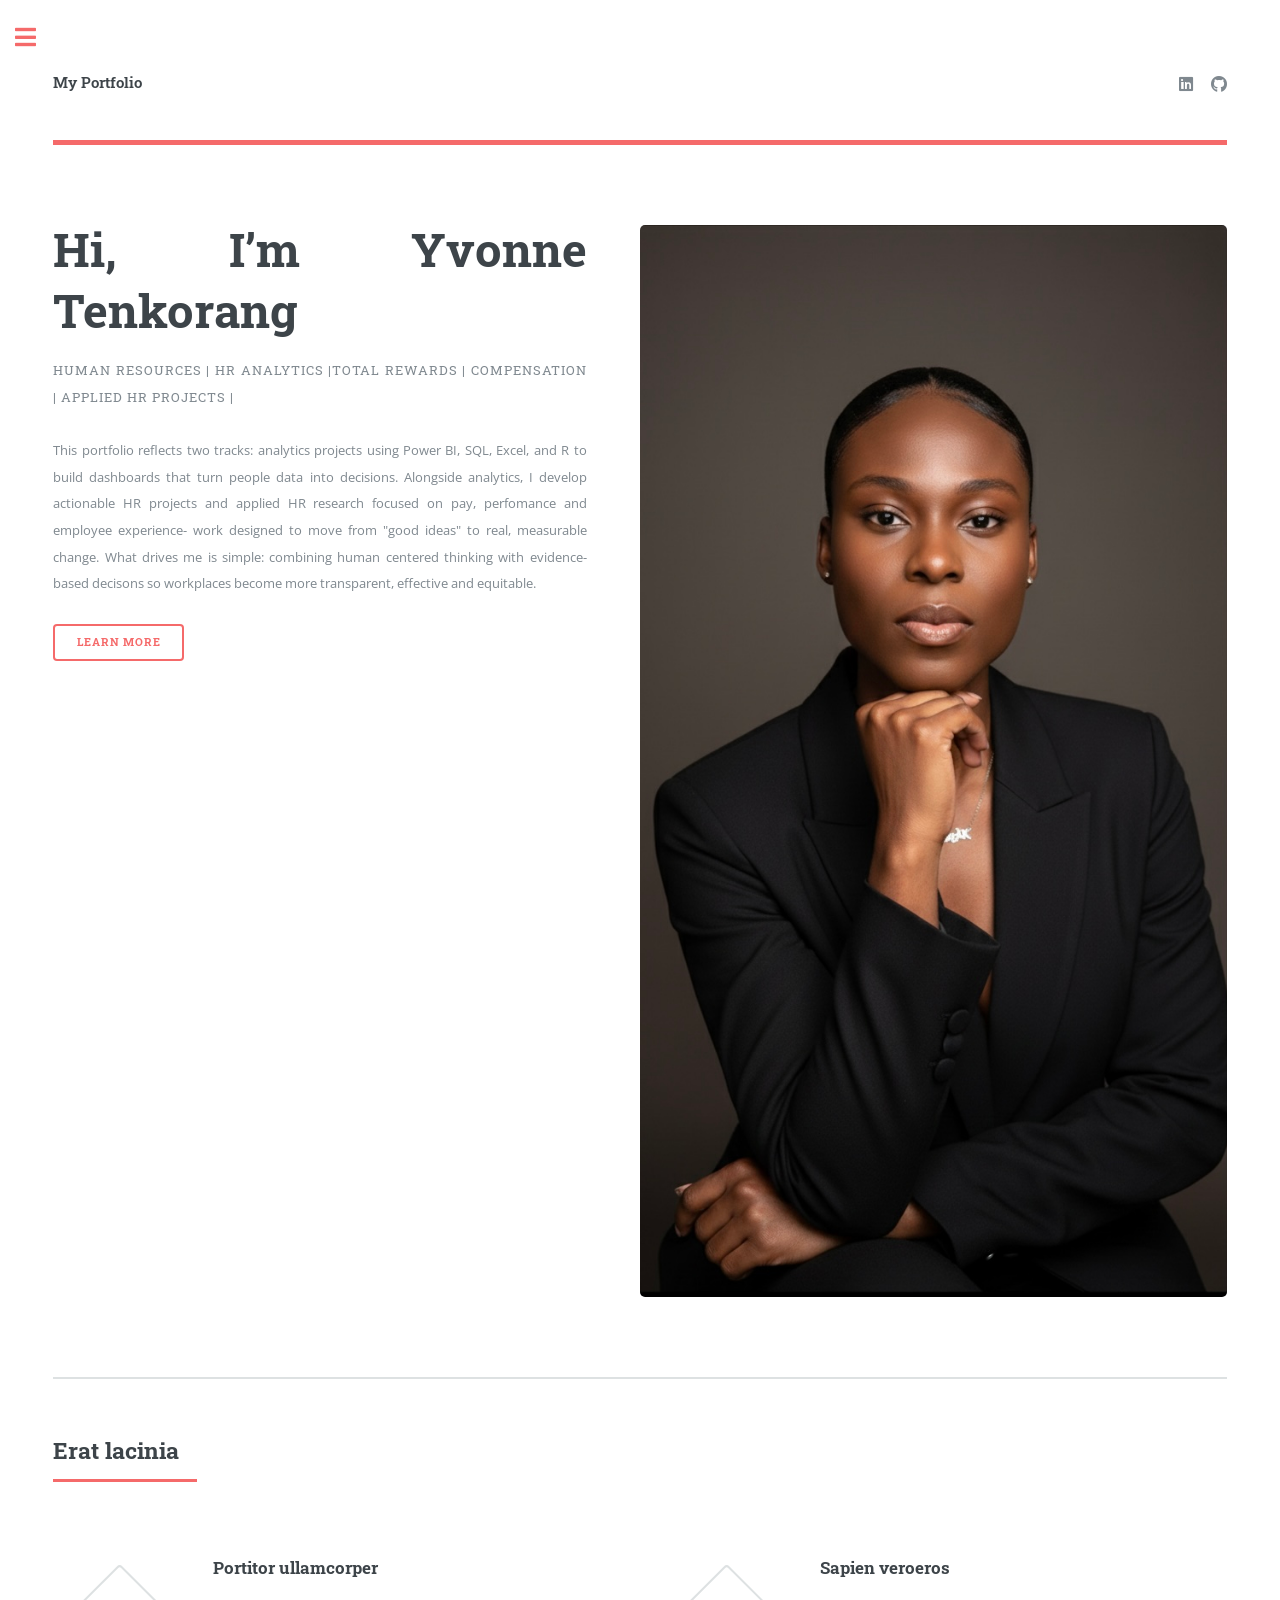
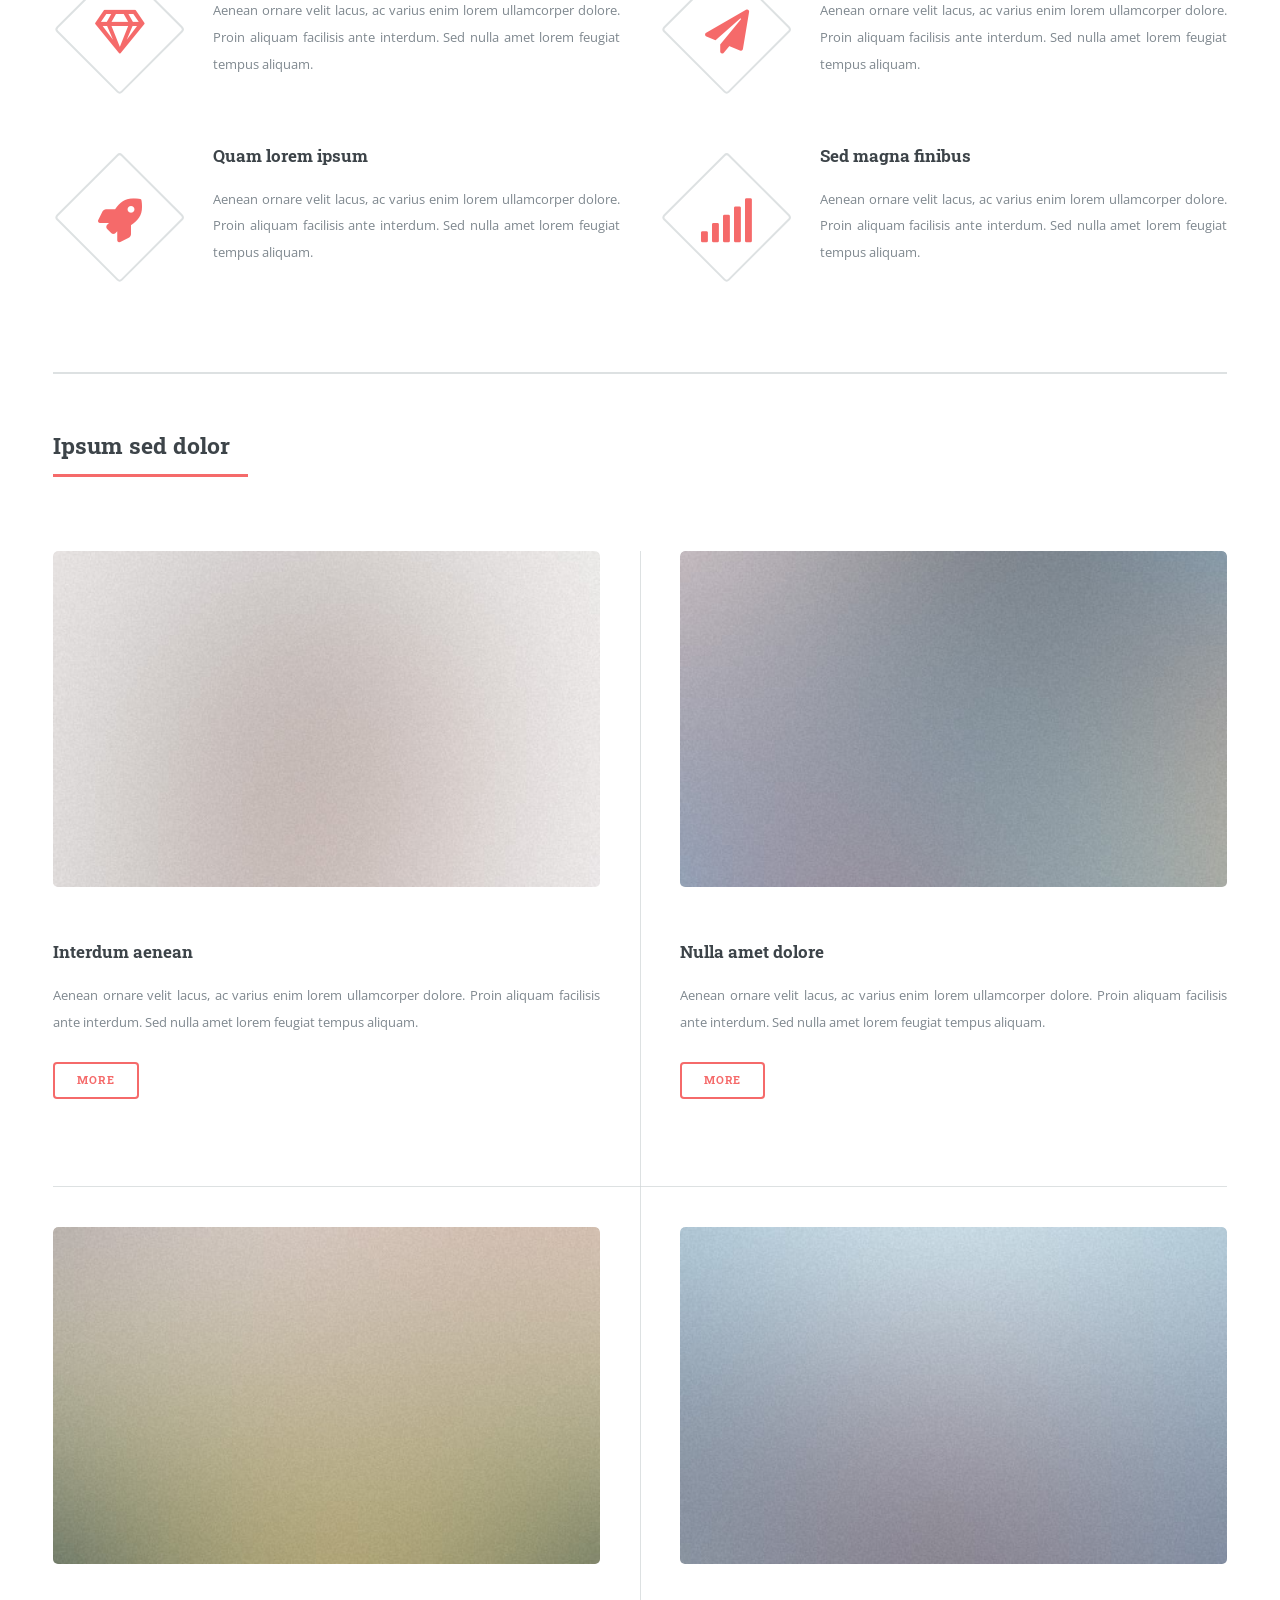
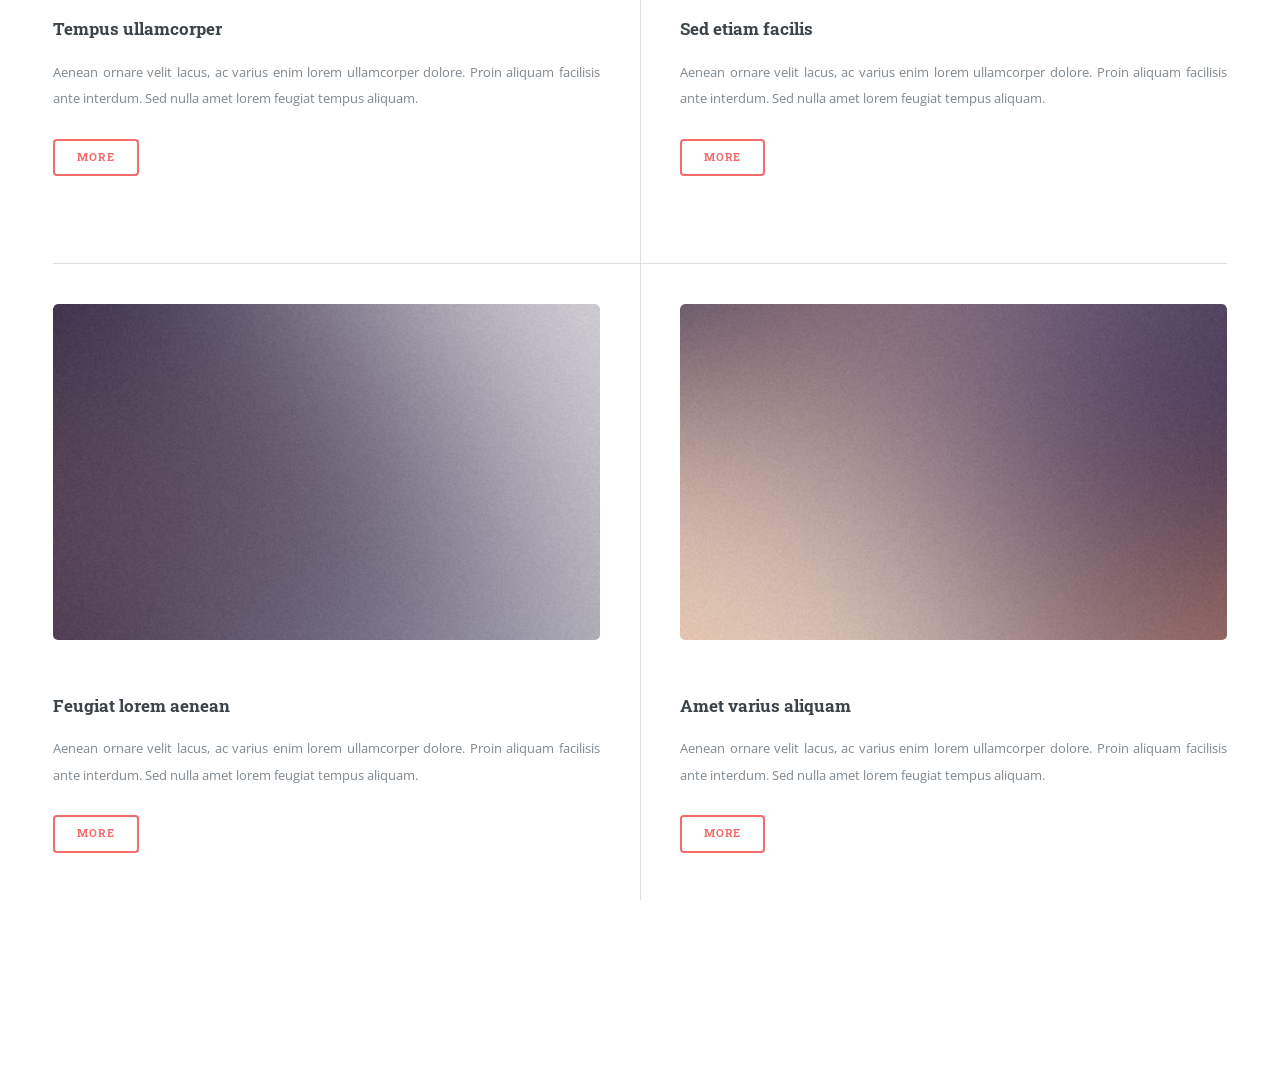
<file: index-editorial.html>
<!DOCTYPE HTML>
<!--
	Editorial by HTML5 UP
	html5up.net | @ajlkn
	Free for personal and commercial use under the CCA 3.0 license (html5up.net/license)
-->
<html>
	<head>
		<title>My Portfolio</title>
		<meta charset="utf-8" />
		<meta name="viewport" content="width=device-width, initial-scale=1, user-scalable=no" />
		<link rel="stylesheet" href="assets/css/main.css" />
	</head>
	<body class="">

		<!-- Wrapper -->
			<div id="wrapper">

				<!-- Main -->
					<div id="main">
						<div class="inner">

							<!-- Header -->
								<header id="header">
									<a href="index.html" class="logo"><strong>My Portfolio</strong></a>
									<ul class="icons">
										<li><a href="https://www.linkedin.com/in/yvonne-tenkorang" class="icon brands fa-linkedin"><span class="label">LinkedIn</span></a></li>
										<li><a href="https://github.com/yvonnetenkorang" class="icon brands fa-github"><span class="label">Github</span></a></li>
						
									</ul>
								</header>

							<!-- Banner -->
								<section id="banner">
									<div class="content">
										<header>
											<h1>Hi, I’m Yvonne Tenkorang<br />
										</h1>
											<p> Human Resources | HR Analytics |Total Rewards | Compensation | Applied HR Projects | </p>
										</header>
										<p>This portfolio reflects two tracks: analytics projects using Power BI, SQL, Excel, and R to build dashboards that turn people data into decisions. Alongside analytics, I develop actionable HR projects and applied HR research focused on pay, perfomance and employee experience- work designed to move from "good ideas" to real, measurable change. What drives me is simple: combining human centered thinking with evidence-based decisons so workplaces become more transparent, effective and equitable.  </p>
										<ul class="actions">
											<li><a href="#" class="button big">Learn More</a></li>
										</ul>
									</div>
									<span class="image object">
										<img src="images/IMG_4309.jpg" alt="" />
									</span>
								</section>

							<!-- Section -->
								<section>
									<header class="major">
										<h2>Erat lacinia</h2>
									</header>
									<div class="features">
										<article>
											<span class="icon fa-gem"></span>
											<div class="content">
												<h3>Portitor ullamcorper</h3>
												<p>Aenean ornare velit lacus, ac varius enim lorem ullamcorper dolore. Proin aliquam facilisis ante interdum. Sed nulla amet lorem feugiat tempus aliquam.</p>
											</div>
										</article>
										<article>
											<span class="icon solid fa-paper-plane"></span>
											<div class="content">
												<h3>Sapien veroeros</h3>
												<p>Aenean ornare velit lacus, ac varius enim lorem ullamcorper dolore. Proin aliquam facilisis ante interdum. Sed nulla amet lorem feugiat tempus aliquam.</p>
											</div>
										</article>
										<article>
											<span class="icon solid fa-rocket"></span>
											<div class="content">
												<h3>Quam lorem ipsum</h3>
												<p>Aenean ornare velit lacus, ac varius enim lorem ullamcorper dolore. Proin aliquam facilisis ante interdum. Sed nulla amet lorem feugiat tempus aliquam.</p>
											</div>
										</article>
										<article>
											<span class="icon solid fa-signal"></span>
											<div class="content">
												<h3>Sed magna finibus</h3>
												<p>Aenean ornare velit lacus, ac varius enim lorem ullamcorper dolore. Proin aliquam facilisis ante interdum. Sed nulla amet lorem feugiat tempus aliquam.</p>
											</div>
										</article>
									</div>
								</section>

							<!-- Section -->
								<section>
									<header class="major">
										<h2>Ipsum sed dolor</h2>
									</header>
									<div class="posts">
										<article>
											<a href="#" class="image"><img src="images/pic01.jpg" alt="" /></a>
											<h3>Interdum aenean</h3>
											<p>Aenean ornare velit lacus, ac varius enim lorem ullamcorper dolore. Proin aliquam facilisis ante interdum. Sed nulla amet lorem feugiat tempus aliquam.</p>
											<ul class="actions">
												<li><a href="#" class="button">More</a></li>
											</ul>
										</article>
										<article>
											<a href="#" class="image"><img src="images/pic02.jpg" alt="" /></a>
											<h3>Nulla amet dolore</h3>
											<p>Aenean ornare velit lacus, ac varius enim lorem ullamcorper dolore. Proin aliquam facilisis ante interdum. Sed nulla amet lorem feugiat tempus aliquam.</p>
											<ul class="actions">
												<li><a href="#" class="button">More</a></li>
											</ul>
										</article>
										<article>
											<a href="#" class="image"><img src="images/pic03.jpg" alt="" /></a>
											<h3>Tempus ullamcorper</h3>
											<p>Aenean ornare velit lacus, ac varius enim lorem ullamcorper dolore. Proin aliquam facilisis ante interdum. Sed nulla amet lorem feugiat tempus aliquam.</p>
											<ul class="actions">
												<li><a href="#" class="button">More</a></li>
											</ul>
										</article>
										<article>
											<a href="#" class="image"><img src="images/pic04.jpg" alt="" /></a>
											<h3>Sed etiam facilis</h3>
											<p>Aenean ornare velit lacus, ac varius enim lorem ullamcorper dolore. Proin aliquam facilisis ante interdum. Sed nulla amet lorem feugiat tempus aliquam.</p>
											<ul class="actions">
												<li><a href="#" class="button">More</a></li>
											</ul>
										</article>
										<article>
											<a href="#" class="image"><img src="images/pic05.jpg" alt="" /></a>
											<h3>Feugiat lorem aenean</h3>
											<p>Aenean ornare velit lacus, ac varius enim lorem ullamcorper dolore. Proin aliquam facilisis ante interdum. Sed nulla amet lorem feugiat tempus aliquam.</p>
											<ul class="actions">
												<li><a href="#" class="button">More</a></li>
											</ul>
										</article>
										<article>
											<a href="#" class="image"><img src="images/pic06.jpg" alt="" /></a>
											<h3>Amet varius aliquam</h3>
											<p>Aenean ornare velit lacus, ac varius enim lorem ullamcorper dolore. Proin aliquam facilisis ante interdum. Sed nulla amet lorem feugiat tempus aliquam.</p>
											<ul class="actions">
												<li><a href="#" class="button">More</a></li>
											</ul>
										</article>
									</div>
								</section>

						</div>
					</div>

				<!-- Sidebar -->
					<div id="sidebar">
						<div class="inner">

							<!-- Search -->
								<section id="search" class="alt">
									<form method="post" action="#">
										<input type="text" name="query" id="query" placeholder="Search" />
									</form>
								</section>

							<!-- Menu -->
								<nav id="menu">
									<header class="major">
										<h2>Menu</h2>
									</header>
									<ul>
										<li><a href="index.html">Homepage</a></li>
										<li><a href="generic.html">Generic</a></li>
										<li><a href="elements.html">Elements</a></li>
										<li>
											<span class="opener">Submenu</span>
											<ul>
												<li><a href="#">Lorem Dolor</a></li>
												<li><a href="#">Ipsum Adipiscing</a></li>
												<li><a href="#">Tempus Magna</a></li>
												<li><a href="#">Feugiat Veroeros</a></li>
											</ul>
										</li>
										<li><a href="#">Etiam Dolore</a></li>
										<li><a href="#">Adipiscing</a></li>
										<li>
											<span class="opener">Another Submenu</span>
											<ul>
												<li><a href="#">Lorem Dolor</a></li>
												<li><a href="#">Ipsum Adipiscing</a></li>
												<li><a href="#">Tempus Magna</a></li>
												<li><a href="#">Feugiat Veroeros</a></li>
											</ul>
										</li>
										<li><a href="#">Maximus Erat</a></li>
										<li><a href="#">Sapien Mauris</a></li>
										<li><a href="#">Amet Lacinia</a></li>
									</ul>
								</nav>

							<!-- Section -->
								<section>
									<header class="major">
										<h2>Ante interdum</h2>
									</header>
									<div class="mini-posts">
										<article>
											<a href="#" class="image"><img src="images/pic07.jpg" alt="" /></a>
											<p>Aenean ornare velit lacus, ac varius enim lorem ullamcorper dolore aliquam.</p>
										</article>
										<article>
											<a href="#" class="image"><img src="images/pic08.jpg" alt="" /></a>
											<p>Aenean ornare velit lacus, ac varius enim lorem ullamcorper dolore aliquam.</p>
										</article>
										<article>
											<a href="#" class="image"><img src="images/pic09.jpg" alt="" /></a>
											<p>Aenean ornare velit lacus, ac varius enim lorem ullamcorper dolore aliquam.</p>
										</article>
									</div>
									<ul class="actions">
										<li><a href="#" class="button">More</a></li>
									</ul>
								</section>

							<!-- Section -->
								<section>
									<header class="major">
										<h2>Get in touch</h2>
									</header>
									<p>Sed varius enim lorem ullamcorper dolore aliquam aenean ornare velit lacus, ac varius enim lorem ullamcorper dolore. Proin sed aliquam facilisis ante interdum. Sed nulla amet lorem feugiat tempus aliquam.</p>
									<ul class="contact">
										<li class="icon solid fa-envelope"><a href="#">information@untitled.tld</a></li>
										<li class="icon solid fa-phone">(000) 000-0000</li>
										<li class="icon solid fa-home">1234 Somewhere Road #8254<br />
										Nashville, TN 00000-0000</li>
									</ul>
								</section>

							<!-- Footer -->
								<footer id="footer">
									<p class="copyright">&copy; Untitled. All rights reserved. Demo Images: <a href="https://unsplash.com">Unsplash</a>. Design: <a href="https://html5up.net">HTML5 UP</a>.</p>
								</footer>

						</div>
					</div>

			</div>

		<!-- Scripts -->
			<script src="assets/js/jquery.min.js"></script>
			<script src="assets/js/browser.min.js"></script>
			<script src="assets/js/breakpoints.min.js"></script>
			<script src="assets/js/util.js"></script>
			<script src="assets/js/main.js"></script>

	</body>
</html>
</file>
<file: assets/css/main.css>
@import url(fontawesome-all.min.css);
@import url("https://fonts.googleapis.com/css?family=Open+Sans:400,600,400italic,600italic|Roboto+Slab:400,700");
/*
	Editorial by HTML5 UP
	html5up.net | @ajlkn
	Free for personal and commercial use under the CCA 3.0 license (html5up.net/license)
*/
html, body, div, span, applet, object,
iframe, h1, h2, h3, h4, h5, h6, p, blockquote,
pre, a, abbr, acronym, address, big, cite,
code, del, dfn, em, img, ins, kbd, q, s, samp,
small, strike, strong, sub, sup, tt, var, b,
u, i, center, dl, dt, dd, ol, ul, li, fieldset,
form, label, legend, table, caption, tbody,
tfoot, thead, tr, th, td, article, aside,
canvas, details, embed, figure, figcaption,
footer, header, hgroup, menu, nav, output, ruby,
section, summary, time, mark, audio, video {
  margin: 0 0 2em 0; text-align: justify;
  padding: 0;
  border: 0;
  font-size: 100%;
  font: inherit;
  vertical-align: baseline; }
  

article, aside, details, figcaption, figure,
footer, header, hgroup, menu, nav, section {
  display: block; }

body {
  line-height: 1; }

ol, ul {
  list-style: none; }

blockquote, q {
  quotes: none; }
  blockquote:before, blockquote:after, q:before, q:after {
    content: '';
    content: none; }

table {
  border-collapse: collapse;
  border-spacing: 0; }

body {
  -webkit-text-size-adjust: none; }

mark {
  background-color: transparent;
  color: inherit; }

input::-moz-focus-inner {
  border: 0;
  padding: 0; }

input, select, textarea {
  -moz-appearance: none;
  -webkit-appearance: none;
  -ms-appearance: none;
  appearance: none; }

/* Basic */
@-ms-viewport {
  width: device-width; }

body {
  -ms-overflow-style: scrollbar; }

@media screen and (max-width: 480px) {
  html, body {
    min-width: 320px; } }

html {
  box-sizing: border-box; }

*, *:before, *:after {
  box-sizing: inherit; }

body {
  background: #ffffff; }
  body.is-preload *, body.is-preload *:before, body.is-preload *:after, body.is-resizing *, body.is-resizing *:before, body.is-resizing *:after {
    -moz-animation: none !important;
    -webkit-animation: none !important;
    -ms-animation: none !important;
    animation: none !important;
    -moz-transition: none !important;
    -webkit-transition: none !important;
    -ms-transition: none !important;
    transition: none !important; }

/* Type */
body, input, select, textarea {
  color: #7f888f;
  font-family: "Open Sans", sans-serif;
  font-size: 13pt;
  font-weight: 400;
  line-height: 1.65; }
  @media screen and (max-width: 1680px) {
    body, input, select, textarea {
      font-size: 11pt; } }
  @media screen and (max-width: 1280px) {
    body, input, select, textarea {
      font-size: 10pt; } }
  @media screen and (max-width: 360px) {
    body, input, select, textarea {
      font-size: 9pt; } }

a {
  -moz-transition: color 0.2s ease-in-out, border-bottom-color 0.2s ease-in-out;
  -webkit-transition: color 0.2s ease-in-out, border-bottom-color 0.2s ease-in-out;
  -ms-transition: color 0.2s ease-in-out, border-bottom-color 0.2s ease-in-out;
  transition: color 0.2s ease-in-out, border-bottom-color 0.2s ease-in-out;
  border-bottom: dotted 1px;
  color: #f56a6a;
  text-decoration: none; }
  a:hover {
    border-bottom-color: #f56a6a;
    color: #f56a6a !important; }
    a:hover strong {
      color: inherit; }

strong, b {
  color: #3d4449;
  font-weight: 600; }

em, i {
  font-style: italic; }

p {
  margin: 0 0 2em 0; }

h1, h2, h3, h4, h5, h6 {
  color: #3d4449;
  font-family: "Roboto Slab", serif;
  font-weight: 700;
  line-height: 1.5;
  margin: 0 0 1em 0; }
  h1 a, h2 a, h3 a, h4 a, h5 a, h6 a {
    color: inherit;
    text-decoration: none;
    border-bottom: 0; }

h1 {
  font-size: 4em;
  margin: 0 0 0.5em 0;
  line-height: 1.3; }

h2 {
  font-size: 1.75em; }

h3 {
  font-size: 1.25em; }

h4 {
  font-size: 1.1em; }

h5 {
  font-size: 0.9em; }

h6 {
  font-size: 0.7em; }

@media screen and (max-width: 1680px) {
  h1 {
    font-size: 3.5em; } }

@media screen and (max-width: 980px) {
  h1 {
    font-size: 3.25em; } }

@media screen and (max-width: 736px) {
  h1 {
    font-size: 2em;
    line-height: 1.4; }
  h2 {
    font-size: 1.5em; } }

sub {
  font-size: 0.8em;
  position: relative;
  top: 0.5em; }

sup {
  font-size: 0.8em;
  position: relative;
  top: -0.5em; }

blockquote {
  border-left: solid 3px rgba(210, 215, 217, 0.75);
  font-style: italic;
  margin: 0 0 2em 0;
  padding: 0.5em 0 0.5em 2em; }

code {
  background: rgba(230, 235, 237, 0.25);
  border-radius: 0.375em;
  border: solid 1px rgba(210, 215, 217, 0.75);
  font-family: "Courier New", monospace;
  font-size: 0.9em;
  margin: 0 0.25em;
  padding: 0.25em 0.65em; }

pre {
  -webkit-overflow-scrolling: touch;
  font-family: "Courier New", monospace;
  font-size: 0.9em;
  margin: 0 0 2em 0; }
  pre code {
    display: block;
    line-height: 1.75;
    padding: 1em 1.5em;
    overflow-x: auto; }

hr {
  border: 0;
  border-bottom: solid 1px rgba(210, 215, 217, 0.75);
  margin: 2em 0; }
  hr.major {
    margin: 3em 0; }

.align-left {
  text-align: left; }

.align-center {
  text-align: center; }

.align-right {
  text-align: right; }

/* Row */
.row {
  display: flex;
  flex-wrap: wrap;
  box-sizing: border-box;
  align-items: stretch; }
  .row > * {
    box-sizing: border-box; }
  .row.gtr-uniform > * > :last-child {
    margin-bottom: 0; }
  .row.aln-left {
    justify-content: flex-start; }
  .row.aln-center {
    justify-content: center; }
  .row.aln-right {
    justify-content: flex-end; }
  .row.aln-top {
    align-items: flex-start; }
  .row.aln-middle {
    align-items: center; }
  .row.aln-bottom {
    align-items: flex-end; }
  .row > .imp {
    order: -1; }
  .row > .col-1 {
    width: 8.33333%; }
  .row > .off-1 {
    margin-left: 8.33333%; }
  .row > .col-2 {
    width: 16.66667%; }
  .row > .off-2 {
    margin-left: 16.66667%; }
  .row > .col-3 {
    width: 25%; }
  .row > .off-3 {
    margin-left: 25%; }
  .row > .col-4 {
    width: 33.33333%; }
  .row > .off-4 {
    margin-left: 33.33333%; }
  .row > .col-5 {
    width: 41.66667%; }
  .row > .off-5 {
    margin-left: 41.66667%; }
  .row > .col-6 {
    width: 50%; }
  .row > .off-6 {
    margin-left: 50%; }
  .row > .col-7 {
    width: 58.33333%; }
  .row > .off-7 {
    margin-left: 58.33333%; }
  .row > .col-8 {
    width: 66.66667%; }
  .row > .off-8 {
    margin-left: 66.66667%; }
  .row > .col-9 {
    width: 75%; }
  .row > .off-9 {
    margin-left: 75%; }
  .row > .col-10 {
    width: 83.33333%; }
  .row > .off-10 {
    margin-left: 83.33333%; }
  .row > .col-11 {
    width: 91.66667%; }
  .row > .off-11 {
    margin-left: 91.66667%; }
  .row > .col-12 {
    width: 100%; }
  .row > .off-12 {
    margin-left: 100%; }
  .row.gtr-0 {
    margin-top: 0;
    margin-left: 0em; }
    .row.gtr-0 > * {
      padding: 0 0 0 0em; }
    .row.gtr-0.gtr-uniform {
      margin-top: 0em; }
      .row.gtr-0.gtr-uniform > * {
        padding-top: 0em; }
  .row.gtr-25 {
    margin-top: 0;
    margin-left: -0.375em; }
    .row.gtr-25 > * {
      padding: 0 0 0 0.375em; }
    .row.gtr-25.gtr-uniform {
      margin-top: -0.375em; }
      .row.gtr-25.gtr-uniform > * {
        padding-top: 0.375em; }
  .row.gtr-50 {
    margin-top: 0;
    margin-left: -0.75em; }
    .row.gtr-50 > * {
      padding: 0 0 0 0.75em; }
    .row.gtr-50.gtr-uniform {
      margin-top: -0.75em; }
      .row.gtr-50.gtr-uniform > * {
        padding-top: 0.75em; }
  .row {
    margin-top: 0;
    margin-left: -1.5em; }
    .row > * {
      padding: 0 0 0 1.5em; }
    .row.gtr-uniform {
      margin-top: -1.5em; }
      .row.gtr-uniform > * {
        padding-top: 1.5em; }
  .row.gtr-150 {
    margin-top: 0;
    margin-left: -2.25em; }
    .row.gtr-150 > * {
      padding: 0 0 0 2.25em; }
    .row.gtr-150.gtr-uniform {
      margin-top: -2.25em; }
      .row.gtr-150.gtr-uniform > * {
        padding-top: 2.25em; }
  .row.gtr-200 {
    margin-top: 0;
    margin-left: -3em; }
    .row.gtr-200 > * {
      padding: 0 0 0 3em; }
    .row.gtr-200.gtr-uniform {
      margin-top: -3em; }
      .row.gtr-200.gtr-uniform > * {
        padding-top: 3em; }
  @media screen and (max-width: 1680px) {
    .row {
      display: flex;
      flex-wrap: wrap;
      box-sizing: border-box;
      align-items: stretch; }
      .row > * {
        box-sizing: border-box; }
      .row.gtr-uniform > * > :last-child {
        margin-bottom: 0; }
      .row.aln-left {
        justify-content: flex-start; }
      .row.aln-center {
        justify-content: center; }
      .row.aln-right {
        justify-content: flex-end; }
      .row.aln-top {
        align-items: flex-start; }
      .row.aln-middle {
        align-items: center; }
      .row.aln-bottom {
        align-items: flex-end; }
      .row > .imp-xlarge {
        order: -1; }
      .row > .col-1-xlarge {
        width: 8.33333%; }
      .row > .off-1-xlarge {
        margin-left: 8.33333%; }
      .row > .col-2-xlarge {
        width: 16.66667%; }
      .row > .off-2-xlarge {
        margin-left: 16.66667%; }
      .row > .col-3-xlarge {
        width: 25%; }
      .row > .off-3-xlarge {
        margin-left: 25%; }
      .row > .col-4-xlarge {
        width: 33.33333%; }
      .row > .off-4-xlarge {
        margin-left: 33.33333%; }
      .row > .col-5-xlarge {
        width: 41.66667%; }
      .row > .off-5-xlarge {
        margin-left: 41.66667%; }
      .row > .col-6-xlarge {
        width: 50%; }
      .row > .off-6-xlarge {
        margin-left: 50%; }
      .row > .col-7-xlarge {
        width: 58.33333%; }
      .row > .off-7-xlarge {
        margin-left: 58.33333%; }
      .row > .col-8-xlarge {
        width: 66.66667%; }
      .row > .off-8-xlarge {
        margin-left: 66.66667%; }
      .row > .col-9-xlarge {
        width: 75%; }
      .row > .off-9-xlarge {
        margin-left: 75%; }
      .row > .col-10-xlarge {
        width: 83.33333%; }
      .row > .off-10-xlarge {
        margin-left: 83.33333%; }
      .row > .col-11-xlarge {
        width: 91.66667%; }
      .row > .off-11-xlarge {
        margin-left: 91.66667%; }
      .row > .col-12-xlarge {
        width: 100%; }
      .row > .off-12-xlarge {
        margin-left: 100%; }
      .row.gtr-0 {
        margin-top: 0;
        margin-left: 0em; }
        .row.gtr-0 > * {
          padding: 0 0 0 0em; }
        .row.gtr-0.gtr-uniform {
          margin-top: 0em; }
          .row.gtr-0.gtr-uniform > * {
            padding-top: 0em; }
      .row.gtr-25 {
        margin-top: 0;
        margin-left: -0.375em; }
        .row.gtr-25 > * {
          padding: 0 0 0 0.375em; }
        .row.gtr-25.gtr-uniform {
          margin-top: -0.375em; }
          .row.gtr-25.gtr-uniform > * {
            padding-top: 0.375em; }
      .row.gtr-50 {
        margin-top: 0;
        margin-left: -0.75em; }
        .row.gtr-50 > * {
          padding: 0 0 0 0.75em; }
        .row.gtr-50.gtr-uniform {
          margin-top: -0.75em; }
          .row.gtr-50.gtr-uniform > * {
            padding-top: 0.75em; }
      .row {
        margin-top: 0;
        margin-left: -1.5em; }
        .row > * {
          padding: 0 0 0 1.5em; }
        .row.gtr-uniform {
          margin-top: -1.5em; }
          .row.gtr-uniform > * {
            padding-top: 1.5em; }
      .row.gtr-150 {
        margin-top: 0;
        margin-left: -2.25em; }
        .row.gtr-150 > * {
          padding: 0 0 0 2.25em; }
        .row.gtr-150.gtr-uniform {
          margin-top: -2.25em; }
          .row.gtr-150.gtr-uniform > * {
            padding-top: 2.25em; }
      .row.gtr-200 {
        margin-top: 0;
        margin-left: -3em; }
        .row.gtr-200 > * {
          padding: 0 0 0 3em; }
        .row.gtr-200.gtr-uniform {
          margin-top: -3em; }
          .row.gtr-200.gtr-uniform > * {
            padding-top: 3em; } }
  @media screen and (max-width: 1280px) {
    .row {
      display: flex;
      flex-wrap: wrap;
      box-sizing: border-box;
      align-items: stretch; }
      .row > * {
        box-sizing: border-box; }
      .row.gtr-uniform > * > :last-child {
        margin-bottom: 0; }
      .row.aln-left {
        justify-content: flex-start; }
      .row.aln-center {
        justify-content: center; }
      .row.aln-right {
        justify-content: flex-end; }
      .row.aln-top {
        align-items: flex-start; }
      .row.aln-middle {
        align-items: center; }
      .row.aln-bottom {
        align-items: flex-end; }
      .row > .imp-large {
        order: -1; }
      .row > .col-1-large {
        width: 8.33333%; }
      .row > .off-1-large {
        margin-left: 8.33333%; }
      .row > .col-2-large {
        width: 16.66667%; }
      .row > .off-2-large {
        margin-left: 16.66667%; }
      .row > .col-3-large {
        width: 25%; }
      .row > .off-3-large {
        margin-left: 25%; }
      .row > .col-4-large {
        width: 33.33333%; }
      .row > .off-4-large {
        margin-left: 33.33333%; }
      .row > .col-5-large {
        width: 41.66667%; }
      .row > .off-5-large {
        margin-left: 41.66667%; }
      .row > .col-6-large {
        width: 50%; }
      .row > .off-6-large {
        margin-left: 50%; }
      .row > .col-7-large {
        width: 58.33333%; }
      .row > .off-7-large {
        margin-left: 58.33333%; }
      .row > .col-8-large {
        width: 66.66667%; }
      .row > .off-8-large {
        margin-left: 66.66667%; }
      .row > .col-9-large {
        width: 75%; }
      .row > .off-9-large {
        margin-left: 75%; }
      .row > .col-10-large {
        width: 83.33333%; }
      .row > .off-10-large {
        margin-left: 83.33333%; }
      .row > .col-11-large {
        width: 91.66667%; }
      .row > .off-11-large {
        margin-left: 91.66667%; }
      .row > .col-12-large {
        width: 100%; }
      .row > .off-12-large {
        margin-left: 100%; }
      .row.gtr-0 {
        margin-top: 0;
        margin-left: 0em; }
        .row.gtr-0 > * {
          padding: 0 0 0 0em; }
        .row.gtr-0.gtr-uniform {
          margin-top: 0em; }
          .row.gtr-0.gtr-uniform > * {
            padding-top: 0em; }
      .row.gtr-25 {
        margin-top: 0;
        margin-left: -0.375em; }
        .row.gtr-25 > * {
          padding: 0 0 0 0.375em; }
        .row.gtr-25.gtr-uniform {
          margin-top: -0.375em; }
          .row.gtr-25.gtr-uniform > * {
            padding-top: 0.375em; }
      .row.gtr-50 {
        margin-top: 0;
        margin-left: -0.75em; }
        .row.gtr-50 > * {
          padding: 0 0 0 0.75em; }
        .row.gtr-50.gtr-uniform {
          margin-top: -0.75em; }
          .row.gtr-50.gtr-uniform > * {
            padding-top: 0.75em; }
      .row {
        margin-top: 0;
        margin-left: -1.5em; }
        .row > * {
          padding: 0 0 0 1.5em; }
        .row.gtr-uniform {
          margin-top: -1.5em; }
          .row.gtr-uniform > * {
            padding-top: 1.5em; }
      .row.gtr-150 {
        margin-top: 0;
        margin-left: -2.25em; }
        .row.gtr-150 > * {
          padding: 0 0 0 2.25em; }
        .row.gtr-150.gtr-uniform {
          margin-top: -2.25em; }
          .row.gtr-150.gtr-uniform > * {
            padding-top: 2.25em; }
      .row.gtr-200 {
        margin-top: 0;
        margin-left: -3em; }
        .row.gtr-200 > * {
          padding: 0 0 0 3em; }
        .row.gtr-200.gtr-uniform {
          margin-top: -3em; }
          .row.gtr-200.gtr-uniform > * {
            padding-top: 3em; } }
  @media screen and (max-width: 980px) {
    .row {
      display: flex;
      flex-wrap: wrap;
      box-sizing: border-box;
      align-items: stretch; }
      .row > * {
        box-sizing: border-box; }
      .row.gtr-uniform > * > :last-child {
        margin-bottom: 0; }
      .row.aln-left {
        justify-content: flex-start; }
      .row.aln-center {
        justify-content: center; }
      .row.aln-right {
        justify-content: flex-end; }
      .row.aln-top {
        align-items: flex-start; }
      .row.aln-middle {
        align-items: center; }
      .row.aln-bottom {
        align-items: flex-end; }
      .row > .imp-medium {
        order: -1; }
      .row > .col-1-medium {
        width: 8.33333%; }
      .row > .off-1-medium {
        margin-left: 8.33333%; }
      .row > .col-2-medium {
        width: 16.66667%; }
      .row > .off-2-medium {
        margin-left: 16.66667%; }
      .row > .col-3-medium {
        width: 25%; }
      .row > .off-3-medium {
        margin-left: 25%; }
      .row > .col-4-medium {
        width: 33.33333%; }
      .row > .off-4-medium {
        margin-left: 33.33333%; }
      .row > .col-5-medium {
        width: 41.66667%; }
      .row > .off-5-medium {
        margin-left: 41.66667%; }
      .row > .col-6-medium {
        width: 50%; }
      .row > .off-6-medium {
        margin-left: 50%; }
      .row > .col-7-medium {
        width: 58.33333%; }
      .row > .off-7-medium {
        margin-left: 58.33333%; }
      .row > .col-8-medium {
        width: 66.66667%; }
      .row > .off-8-medium {
        margin-left: 66.66667%; }
      .row > .col-9-medium {
        width: 75%; }
      .row > .off-9-medium {
        margin-left: 75%; }
      .row > .col-10-medium {
        width: 83.33333%; }
      .row > .off-10-medium {
        margin-left: 83.33333%; }
      .row > .col-11-medium {
        width: 91.66667%; }
      .row > .off-11-medium {
        margin-left: 91.66667%; }
      .row > .col-12-medium {
        width: 100%; }
      .row > .off-12-medium {
        margin-left: 100%; }
      .row.gtr-0 {
        margin-top: 0;
        margin-left: 0em; }
        .row.gtr-0 > * {
          padding: 0 0 0 0em; }
        .row.gtr-0.gtr-uniform {
          margin-top: 0em; }
          .row.gtr-0.gtr-uniform > * {
            padding-top: 0em; }
      .row.gtr-25 {
        margin-top: 0;
        margin-left: -0.375em; }
        .row.gtr-25 > * {
          padding: 0 0 0 0.375em; }
        .row.gtr-25.gtr-uniform {
          margin-top: -0.375em; }
          .row.gtr-25.gtr-uniform > * {
            padding-top: 0.375em; }
      .row.gtr-50 {
        margin-top: 0;
        margin-left: -0.75em; }
        .row.gtr-50 > * {
          padding: 0 0 0 0.75em; }
        .row.gtr-50.gtr-uniform {
          margin-top: -0.75em; }
          .row.gtr-50.gtr-uniform > * {
            padding-top: 0.75em; }
      .row {
        margin-top: 0;
        margin-left: -1.5em; }
        .row > * {
          padding: 0 0 0 1.5em; }
        .row.gtr-uniform {
          margin-top: -1.5em; }
          .row.gtr-uniform > * {
            padding-top: 1.5em; }
      .row.gtr-150 {
        margin-top: 0;
        margin-left: -2.25em; }
        .row.gtr-150 > * {
          padding: 0 0 0 2.25em; }
        .row.gtr-150.gtr-uniform {
          margin-top: -2.25em; }
          .row.gtr-150.gtr-uniform > * {
            padding-top: 2.25em; }
      .row.gtr-200 {
        margin-top: 0;
        margin-left: -3em; }
        .row.gtr-200 > * {
          padding: 0 0 0 3em; }
        .row.gtr-200.gtr-uniform {
          margin-top: -3em; }
          .row.gtr-200.gtr-uniform > * {
            padding-top: 3em; } }
  @media screen and (max-width: 736px) {
    .row {
      display: flex;
      flex-wrap: wrap;
      box-sizing: border-box;
      align-items: stretch; }
      .row > * {
        box-sizing: border-box; }
      .row.gtr-uniform > * > :last-child {
        margin-bottom: 0; }
      .row.aln-left {
        justify-content: flex-start; }
      .row.aln-center {
        justify-content: center; }
      .row.aln-right {
        justify-content: flex-end; }
      .row.aln-top {
        align-items: flex-start; }
      .row.aln-middle {
        align-items: center; }
      .row.aln-bottom {
        align-items: flex-end; }
      .row > .imp-small {
        order: -1; }
      .row > .col-1-small {
        width: 8.33333%; }
      .row > .off-1-small {
        margin-left: 8.33333%; }
      .row > .col-2-small {
        width: 16.66667%; }
      .row > .off-2-small {
        margin-left: 16.66667%; }
      .row > .col-3-small {
        width: 25%; }
      .row > .off-3-small {
        margin-left: 25%; }
      .row > .col-4-small {
        width: 33.33333%; }
      .row > .off-4-small {
        margin-left: 33.33333%; }
      .row > .col-5-small {
        width: 41.66667%; }
      .row > .off-5-small {
        margin-left: 41.66667%; }
      .row > .col-6-small {
        width: 50%; }
      .row > .off-6-small {
        margin-left: 50%; }
      .row > .col-7-small {
        width: 58.33333%; }
      .row > .off-7-small {
        margin-left: 58.33333%; }
      .row > .col-8-small {
        width: 66.66667%; }
      .row > .off-8-small {
        margin-left: 66.66667%; }
      .row > .col-9-small {
        width: 75%; }
      .row > .off-9-small {
        margin-left: 75%; }
      .row > .col-10-small {
        width: 83.33333%; }
      .row > .off-10-small {
        margin-left: 83.33333%; }
      .row > .col-11-small {
        width: 91.66667%; }
      .row > .off-11-small {
        margin-left: 91.66667%; }
      .row > .col-12-small {
        width: 100%; }
      .row > .off-12-small {
        margin-left: 100%; }
      .row.gtr-0 {
        margin-top: 0;
        margin-left: 0em; }
        .row.gtr-0 > * {
          padding: 0 0 0 0em; }
        .row.gtr-0.gtr-uniform {
          margin-top: 0em; }
          .row.gtr-0.gtr-uniform > * {
            padding-top: 0em; }
      .row.gtr-25 {
        margin-top: 0;
        margin-left: -0.375em; }
        .row.gtr-25 > * {
          padding: 0 0 0 0.375em; }
        .row.gtr-25.gtr-uniform {
          margin-top: -0.375em; }
          .row.gtr-25.gtr-uniform > * {
            padding-top: 0.375em; }
      .row.gtr-50 {
        margin-top: 0;
        margin-left: -0.75em; }
        .row.gtr-50 > * {
          padding: 0 0 0 0.75em; }
        .row.gtr-50.gtr-uniform {
          margin-top: -0.75em; }
          .row.gtr-50.gtr-uniform > * {
            padding-top: 0.75em; }
      .row {
        margin-top: 0;
        margin-left: -1.5em; }
        .row > * {
          padding: 0 0 0 1.5em; }
        .row.gtr-uniform {
          margin-top: -1.5em; }
          .row.gtr-uniform > * {
            padding-top: 1.5em; }
      .row.gtr-150 {
        margin-top: 0;
        margin-left: -2.25em; }
        .row.gtr-150 > * {
          padding: 0 0 0 2.25em; }
        .row.gtr-150.gtr-uniform {
          margin-top: -2.25em; }
          .row.gtr-150.gtr-uniform > * {
            padding-top: 2.25em; }
      .row.gtr-200 {
        margin-top: 0;
        margin-left: -3em; }
        .row.gtr-200 > * {
          padding: 0 0 0 3em; }
        .row.gtr-200.gtr-uniform {
          margin-top: -3em; }
          .row.gtr-200.gtr-uniform > * {
            padding-top: 3em; } }
  @media screen and (max-width: 480px) {
    .row {
      display: flex;
      flex-wrap: wrap;
      box-sizing: border-box;
      align-items: stretch; }
      .row > * {
        box-sizing: border-box; }
      .row.gtr-uniform > * > :last-child {
        margin-bottom: 0; }
      .row.aln-left {
        justify-content: flex-start; }
      .row.aln-center {
        justify-content: center; }
      .row.aln-right {
        justify-content: flex-end; }
      .row.aln-top {
        align-items: flex-start; }
      .row.aln-middle {
        align-items: center; }
      .row.aln-bottom {
        align-items: flex-end; }
      .row > .imp-xsmall {
        order: -1; }
      .row > .col-1-xsmall {
        width: 8.33333%; }
      .row > .off-1-xsmall {
        margin-left: 8.33333%; }
      .row > .col-2-xsmall {
        width: 16.66667%; }
      .row > .off-2-xsmall {
        margin-left: 16.66667%; }
      .row > .col-3-xsmall {
        width: 25%; }
      .row > .off-3-xsmall {
        margin-left: 25%; }
      .row > .col-4-xsmall {
        width: 33.33333%; }
      .row > .off-4-xsmall {
        margin-left: 33.33333%; }
      .row > .col-5-xsmall {
        width: 41.66667%; }
      .row > .off-5-xsmall {
        margin-left: 41.66667%; }
      .row > .col-6-xsmall {
        width: 50%; }
      .row > .off-6-xsmall {
        margin-left: 50%; }
      .row > .col-7-xsmall {
        width: 58.33333%; }
      .row > .off-7-xsmall {
        margin-left: 58.33333%; }
      .row > .col-8-xsmall {
        width: 66.66667%; }
      .row > .off-8-xsmall {
        margin-left: 66.66667%; }
      .row > .col-9-xsmall {
        width: 75%; }
      .row > .off-9-xsmall {
        margin-left: 75%; }
      .row > .col-10-xsmall {
        width: 83.33333%; }
      .row > .off-10-xsmall {
        margin-left: 83.33333%; }
      .row > .col-11-xsmall {
        width: 91.66667%; }
      .row > .off-11-xsmall {
        margin-left: 91.66667%; }
      .row > .col-12-xsmall {
        width: 100%; }
      .row > .off-12-xsmall {
        margin-left: 100%; }
      .row.gtr-0 {
        margin-top: 0;
        margin-left: 0em; }
        .row.gtr-0 > * {
          padding: 0 0 0 0em; }
        .row.gtr-0.gtr-uniform {
          margin-top: 0em; }
          .row.gtr-0.gtr-uniform > * {
            padding-top: 0em; }
      .row.gtr-25 {
        margin-top: 0;
        margin-left: -0.375em; }
        .row.gtr-25 > * {
          padding: 0 0 0 0.375em; }
        .row.gtr-25.gtr-uniform {
          margin-top: -0.375em; }
          .row.gtr-25.gtr-uniform > * {
            padding-top: 0.375em; }
      .row.gtr-50 {
        margin-top: 0;
        margin-left: -0.75em; }
        .row.gtr-50 > * {
          padding: 0 0 0 0.75em; }
        .row.gtr-50.gtr-uniform {
          margin-top: -0.75em; }
          .row.gtr-50.gtr-uniform > * {
            padding-top: 0.75em; }
      .row {
        margin-top: 0;
        margin-left: -1.5em; }
        .row > * {
          padding: 0 0 0 1.5em; }
        .row.gtr-uniform {
          margin-top: -1.5em; }
          .row.gtr-uniform > * {
            padding-top: 1.5em; }
      .row.gtr-150 {
        margin-top: 0;
        margin-left: -2.25em; }
        .row.gtr-150 > * {
          padding: 0 0 0 2.25em; }
        .row.gtr-150.gtr-uniform {
          margin-top: -2.25em; }
          .row.gtr-150.gtr-uniform > * {
            padding-top: 2.25em; }
      .row.gtr-200 {
        margin-top: 0;
        margin-left: -3em; }
        .row.gtr-200 > * {
          padding: 0 0 0 3em; }
        .row.gtr-200.gtr-uniform {
          margin-top: -3em; }
          .row.gtr-200.gtr-uniform > * {
            padding-top: 3em; } }

/* Section/Article */
section.special, article.special {
  text-align: center; }

header p {
  font-family: "Roboto Slab", serif;
  font-size: 1em;
  font-weight: 400;
  letter-spacing: 0.075em;
  margin-top: -0.5em;
  text-transform: uppercase; }

header.major > :last-child {
  border-bottom: solid 3px #f56a6a;
  display: inline-block;
  margin: 0 0 2em 0;
  padding: 0 0.75em 0.5em 0; }

header.main > :last-child {
  margin: 0 0 1em 0; }

/* Form */
form {
  margin: 0 0 2em 0; }

label {
  color: #3d4449;
  display: block;
  font-size: 0.9em;
  font-weight: 600;
  margin: 0 0 1em 0; }

input[type="text"],
input[type="password"],
input[type="email"],
input[type="tel"],
input[type="search"],
input[type="url"],
select,
textarea {
  -moz-appearance: none;
  -webkit-appearance: none;
  -ms-appearance: none;
  appearance: none;
  background: #ffffff;
  border-radius: 0.375em;
  border: none;
  border: solid 1px rgba(210, 215, 217, 0.75);
  color: inherit;
  display: block;
  outline: 0;
  padding: 0 1em;
  text-decoration: none;
  width: 100%; }
  input[type="text"]:invalid,
  input[type="password"]:invalid,
  input[type="email"]:invalid,
  input[type="tel"]:invalid,
  input[type="search"]:invalid,
  input[type="url"]:invalid,
  select:invalid,
  textarea:invalid {
    box-shadow: none; }
  input[type="text"]:focus,
  input[type="password"]:focus,
  input[type="email"]:focus,
  input[type="tel"]:focus,
  input[type="search"]:focus,
  input[type="url"]:focus,
  select:focus,
  textarea:focus {
    border-color: #f56a6a;
    box-shadow: 0 0 0 1px #f56a6a; }

select {
  background-image: url("data:image/svg+xml;charset=utf8,%3Csvg xmlns='http://www.w3.org/2000/svg' width='40' height='40' preserveAspectRatio='none' viewBox='0 0 40 40'%3E%3Cpath d='M9.4,12.3l10.4,10.4l10.4-10.4c0.2-0.2,0.5-0.4,0.9-0.4c0.3,0,0.6,0.1,0.9,0.4l3.3,3.3c0.2,0.2,0.4,0.5,0.4,0.9 c0,0.4-0.1,0.6-0.4,0.9L20.7,31.9c-0.2,0.2-0.5,0.4-0.9,0.4c-0.3,0-0.6-0.1-0.9-0.4L4.3,17.3c-0.2-0.2-0.4-0.5-0.4-0.9 c0-0.4,0.1-0.6,0.4-0.9l3.3-3.3c0.2-0.2,0.5-0.4,0.9-0.4S9.1,12.1,9.4,12.3z' fill='rgba(210, 215, 217, 0.75)' /%3E%3C/svg%3E");
  background-size: 1.25em;
  background-repeat: no-repeat;
  background-position: calc(100% - 1em) center;
  height: 2.75em;
  padding-right: 2.75em;
  text-overflow: ellipsis; }
  select option {
    color: #3d4449;
    background: #ffffff; }
  select:focus::-ms-value {
    background-color: transparent; }
  select::-ms-expand {
    display: none; }

input[type="text"],
input[type="password"],
input[type="email"],
input[type="tel"],
input[type="search"],
input[type="url"],
select {
  height: 2.75em; }

textarea {
  padding: 0.75em 1em; }

input[type="checkbox"],
input[type="radio"] {
  -moz-appearance: none;
  -webkit-appearance: none;
  -ms-appearance: none;
  appearance: none;
  display: block;
  float: left;
  margin-right: -2em;
  opacity: 0;
  width: 1em;
  z-index: -1; }
  input[type="checkbox"] + label,
  input[type="radio"] + label {
    text-decoration: none;
    color: #7f888f;
    cursor: pointer;
    display: inline-block;
    font-size: 1em;
    font-weight: 400;
    padding-left: 2.4em;
    padding-right: 0.75em;
    position: relative; }
    input[type="checkbox"] + label:before,
    input[type="radio"] + label:before {
      -moz-osx-font-smoothing: grayscale;
      -webkit-font-smoothing: antialiased;
      display: inline-block;
      font-style: normal;
      font-variant: normal;
      text-rendering: auto;
      line-height: 1;
      text-transform: none !important;
      font-family: 'Font Awesome 5 Free';
      font-weight: 900; }
    input[type="checkbox"] + label:before,
    input[type="radio"] + label:before {
      background: #ffffff;
      border-radius: 0.375em;
      border: solid 1px rgba(210, 215, 217, 0.75);
      content: '';
      display: inline-block;
      font-size: 0.8em;
      height: 2.0625em;
      left: 0;
      line-height: 2.0625em;
      position: absolute;
      text-align: center;
      top: 0;
      width: 2.0625em; }
  input[type="checkbox"]:checked + label:before,
  input[type="radio"]:checked + label:before {
    background: #3d4449;
    border-color: #3d4449;
    color: #ffffff;
    content: '\f00c'; }
  input[type="checkbox"]:focus + label:before,
  input[type="radio"]:focus + label:before {
    border-color: #f56a6a;
    box-shadow: 0 0 0 1px #f56a6a; }

input[type="checkbox"] + label:before {
  border-radius: 0.375em; }

input[type="radio"] + label:before {
  border-radius: 100%; }

::-webkit-input-placeholder {
  color: #9fa3a6 !important;
  opacity: 1.0; }

:-moz-placeholder {
  color: #9fa3a6 !important;
  opacity: 1.0; }

::-moz-placeholder {
  color: #9fa3a6 !important;
  opacity: 1.0; }

:-ms-input-placeholder {
  color: #9fa3a6 !important;
  opacity: 1.0; }

/* Box */
.box {
  border-radius: 0.375em;
  border: solid 1px rgba(210, 215, 217, 0.75);
  margin-bottom: 2em;
  padding: 1.5em; }
  .box > :last-child,
  .box > :last-child > :last-child,
  .box > :last-child > :last-child > :last-child {
    margin-bottom: 0; }
  .box.alt {
    border: 0;
    border-radius: 0;
    padding: 0; }

/* Icon */
.icon {
  text-decoration: none;
  border-bottom: none;
  position: relative; }
  .icon:before {
    -moz-osx-font-smoothing: grayscale;
    -webkit-font-smoothing: antialiased;
    display: inline-block;
    font-style: normal;
    font-variant: normal;
    text-rendering: auto;
    line-height: 1;
    text-transform: none !important;
    font-family: 'Font Awesome 5 Free';
    font-weight: 400; }
  .icon > .label {
    display: none; }
  .icon:before {
    line-height: inherit; }
  .icon.solid:before {
    font-weight: 900; }
  .icon.brands:before {
    font-family: 'Font Awesome 5 Brands'; }

/* Image */
.image {
  border-radius: 0.375em;
  border: 0;
  display: inline-block;
  position: relative; }
  .image img {
    border-radius: 0.375em;
    display: block; }
  .image.left, .image.right {
    max-width: 40%; }
    .image.left img, .image.right img {
      width: 100%; }
  .image.left {
    float: left;
    padding: 0 1.5em 1em 0;
    top: 0.25em; }
  .image.right {
    float: right;
    padding: 0 0 1em 1.5em;
    top: 0.25em; }
  .image.fit {
    display: block;
    margin: 0 0 2em 0;
    width: 100%; }
    .image.fit img {
      width: 100%; }
  .image.main {
    display: block;
    margin: 0 0 3em 0;
    width: 100%; }
    .image.main img {
      width: 100%; }

a.image {
  overflow: hidden; }
  a.image img {
    -moz-transition: -moz-transform 0.2s ease;
    -webkit-transition: -webkit-transform 0.2s ease;
    -ms-transition: -ms-transform 0.2s ease;
    transition: transform 0.2s ease; }
  a.image:hover img {
    -moz-transform: scale(1.075);
    -webkit-transform: scale(1.075);
    -ms-transform: scale(1.075);
    transform: scale(1.075); }

/* List */
ol {
  list-style: decimal;
  margin: 0 0 2em 0;
  padding-left: 1.25em; }
  ol li {
    padding-left: 0.25em; }

ul {
  list-style: disc;
  margin: 0 0 2em 0;
  padding-left: 1em; }
  ul li {
    padding-left: 0.5em; }
  ul.alt {
    list-style: none;
    padding-left: 0; }
    ul.alt li {
      border-top: solid 1px rgba(210, 215, 217, 0.75);
      padding: 0.5em 0; }
      ul.alt li:first-child {
        border-top: 0;
        padding-top: 0; }

dl {
  margin: 0 0 2em 0; }
  dl dt {
    display: block;
    font-weight: 600;
    margin: 0 0 1em 0; }
  dl dd {
    margin-left: 2em; }

/* Actions */
ul.actions {
  display: -moz-flex;
  display: -webkit-flex;
  display: -ms-flex;
  display: flex;
  cursor: default;
  list-style: none;
  margin-left: -1em;
  padding-left: 0; }
  ul.actions li {
    padding: 0 0 0 1em;
    vertical-align: middle; }
  ul.actions.special {
    -moz-justify-content: center;
    -webkit-justify-content: center;
    -ms-justify-content: center;
    justify-content: center;
    width: 100%;
    margin-left: 0; }
    ul.actions.special li:first-child {
      padding-left: 0; }
  ul.actions.stacked {
    -moz-flex-direction: column;
    -webkit-flex-direction: column;
    -ms-flex-direction: column;
    flex-direction: column;
    margin-left: 0; }
    ul.actions.stacked li {
      padding: 1.3em 0 0 0; }
      ul.actions.stacked li:first-child {
        padding-top: 0; }
  ul.actions.fit {
    width: calc(100% + 1em); }
    ul.actions.fit li {
      -moz-flex-grow: 1;
      -webkit-flex-grow: 1;
      -ms-flex-grow: 1;
      flex-grow: 1;
      -moz-flex-shrink: 1;
      -webkit-flex-shrink: 1;
      -ms-flex-shrink: 1;
      flex-shrink: 1;
      width: 100%; }
      ul.actions.fit li > * {
        width: 100%; }
    ul.actions.fit.stacked {
      width: 100%; }

/* Icons */
ul.icons {
  cursor: default;
  list-style: none;
  padding-left: 0; }
  ul.icons li {
    display: inline-block;
    padding: 0 1em 0 0; }
    ul.icons li:last-child {
      padding-right: 0; }
    ul.icons li .icon {
      color: inherit; }
      ul.icons li .icon:before {
        font-size: 1.25em; }

/* Contact */
ul.contact {
  list-style: none;
  padding: 0; }
  ul.contact li {
    text-decoration: none;
    border-top: solid 1px rgba(210, 215, 217, 0.75);
    margin: 1.5em 0 0 0;
    padding: 1.5em 0 0 3em;
    position: relative; }
    ul.contact li:before {
      -moz-osx-font-smoothing: grayscale;
      -webkit-font-smoothing: antialiased;
      display: inline-block;
      font-style: normal;
      font-variant: normal;
      text-rendering: auto;
      line-height: 1;
      text-transform: none !important;
      font-family: 'Font Awesome 5 Free';
      font-weight: 400; }
    ul.contact li:before {
      color: #f56a6a;
      display: inline-block;
      font-size: 1.5em;
      height: 1.125em;
      left: 0;
      line-height: 1.125em;
      position: absolute;
      text-align: center;
      top: 1em;
      width: 1.5em; }
    ul.contact li:first-child {
      border-top: 0;
      margin-top: 0;
      padding-top: 0; }
      ul.contact li:first-child:before {
        top: 0; }
    ul.contact li a {
      color: inherit; }

/* Pagination */
ul.pagination {
  cursor: default;
  list-style: none;
  padding-left: 0; }
  ul.pagination li {
    display: inline-block;
    padding-left: 0;
    vertical-align: middle; }
    ul.pagination li > .page {
      -moz-transition: background-color 0.2s ease-in-out, color 0.2s ease-in-out;
      -webkit-transition: background-color 0.2s ease-in-out, color 0.2s ease-in-out;
      -ms-transition: background-color 0.2s ease-in-out, color 0.2s ease-in-out;
      transition: background-color 0.2s ease-in-out, color 0.2s ease-in-out;
      border-bottom: 0;
      border-radius: 0.375em;
      display: inline-block;
      font-size: 0.8em;
      font-weight: 600;
      height: 2em;
      line-height: 2em;
      margin: 0 0.125em;
      min-width: 2em;
      padding: 0 0.5em;
      text-align: center; }
      ul.pagination li > .page.active {
        background-color: #f56a6a;
        color: #ffffff !important; }
        ul.pagination li > .page.active:hover {
          background-color: #f67878; }
        ul.pagination li > .page.active:active {
          background-color: #f45c5c; }
    ul.pagination li:first-child {
      padding-right: 0.75em; }
    ul.pagination li:last-child {
      padding-left: 0.75em; }
  @media screen and (max-width: 480px) {
    ul.pagination li:nth-child(n+2):nth-last-child(n+2) {
      display: none; }
    ul.pagination li:first-child {
      padding-right: 0; } }

/* Table */
.table-wrapper {
  -webkit-overflow-scrolling: touch;
  overflow-x: auto; }

table {
  margin: 0 0 2em 0;
  width: 100%; }
  table tbody tr {
    border: solid 1px rgba(210, 215, 217, 0.75);
    border-left: 0;
    border-right: 0; }
    table tbody tr:nth-child(2n + 1) {
      background-color: rgba(230, 235, 237, 0.25); }
  table td {
    padding: 0.75em 0.75em; }
  table th {
    color: #3d4449;
    font-size: 0.9em;
    font-weight: 600;
    padding: 0 0.75em 0.75em 0.75em;
    text-align: left; }
  table thead {
    border-bottom: solid 2px rgba(210, 215, 217, 0.75); }
  table tfoot {
    border-top: solid 2px rgba(210, 215, 217, 0.75); }
  table.alt {
    border-collapse: separate; }
    table.alt tbody tr td {
      border: solid 1px rgba(210, 215, 217, 0.75);
      border-left-width: 0;
      border-top-width: 0; }
      table.alt tbody tr td:first-child {
        border-left-width: 1px; }
    table.alt tbody tr:first-child td {
      border-top-width: 1px; }
    table.alt thead {
      border-bottom: 0; }
    table.alt tfoot {
      border-top: 0; }

/* Button */
input[type="submit"],
input[type="reset"],
input[type="button"],
button,
.button {
  -moz-appearance: none;
  -webkit-appearance: none;
  -ms-appearance: none;
  appearance: none;
  -moz-transition: background-color 0.2s ease-in-out, color 0.2s ease-in-out;
  -webkit-transition: background-color 0.2s ease-in-out, color 0.2s ease-in-out;
  -ms-transition: background-color 0.2s ease-in-out, color 0.2s ease-in-out;
  transition: background-color 0.2s ease-in-out, color 0.2s ease-in-out;
  background-color: transparent;
  border-radius: 0.375em;
  border: 0;
  box-shadow: inset 0 0 0 2px #f56a6a;
  color: #f56a6a !important;
  cursor: pointer;
  display: inline-block;
  font-family: "Roboto Slab", serif;
  font-size: 0.8em;
  font-weight: 700;
  height: 3.5em;
  letter-spacing: 0.075em;
  line-height: 3.5em;
  padding: 0 2.25em;
  text-align: center;
  text-decoration: none;
  text-transform: uppercase;
  white-space: nowrap; }
  input[type="submit"]:hover,
  input[type="reset"]:hover,
  input[type="button"]:hover,
  button:hover,
  .button:hover {
    background-color: rgba(245, 106, 106, 0.05); }
  input[type="submit"]:active,
  input[type="reset"]:active,
  input[type="button"]:active,
  button:active,
  .button:active {
    background-color: rgba(245, 106, 106, 0.15); }
  input[type="submit"].icon:before,
  input[type="reset"].icon:before,
  input[type="button"].icon:before,
  button.icon:before,
  .button.icon:before {
    margin-right: 0.5em; }
  input[type="submit"].fit,
  input[type="reset"].fit,
  input[type="button"].fit,
  button.fit,
  .button.fit {
    width: 100%; }
  input[type="submit"].small,
  input[type="reset"].small,
  input[type="button"].small,
  button.small,
  .button.small {
    font-size: 0.6em; }
  input[type="submit"].large,
  input[type="reset"].large,
  input[type="button"].large,
  button.large,
  .button.large {
    font-size: 1em;
    height: 3.65em;
    line-height: 3.65em; }
  input[type="submit"].primary,
  input[type="reset"].primary,
  input[type="button"].primary,
  button.primary,
  .button.primary {
    background-color: #f56a6a;
    box-shadow: none;
    color: #ffffff !important; }
    input[type="submit"].primary:hover,
    input[type="reset"].primary:hover,
    input[type="button"].primary:hover,
    button.primary:hover,
    .button.primary:hover {
      background-color: #f67878; }
    input[type="submit"].primary:active,
    input[type="reset"].primary:active,
    input[type="button"].primary:active,
    button.primary:active,
    .button.primary:active {
      background-color: #f45c5c; }
  input[type="submit"].disabled, input[type="submit"]:disabled,
  input[type="reset"].disabled,
  input[type="reset"]:disabled,
  input[type="button"].disabled,
  input[type="button"]:disabled,
  button.disabled,
  button:disabled,
  .button.disabled,
  .button:disabled {
    pointer-events: none;
    opacity: 0.25; }

/* Mini Posts */
.mini-posts article {
  border-top: solid 1px rgba(210, 215, 217, 0.75);
  margin-top: 2em;
  padding-top: 2em; }
  .mini-posts article .image {
    display: block;
    margin: 0 0 1.5em 0; }
    .mini-posts article .image img {
      display: block;
      width: 100%; }
  .mini-posts article:first-child {
    border-top: 0;
    margin-top: 0;
    padding-top: 0; }

/* Features */
.features {
  display: -moz-flex;
  display: -webkit-flex;
  display: -ms-flex;
  display: flex;
  -moz-flex-wrap: wrap;
  -webkit-flex-wrap: wrap;
  -ms-flex-wrap: wrap;
  flex-wrap: wrap;
  margin: 0 0 2em -3em;
  width: calc(100% + 3em); }
  .features article {
    -moz-align-items: center;
    -webkit-align-items: center;
    -ms-align-items: center;
    align-items: center;
    display: -moz-flex;
    display: -webkit-flex;
    display: -ms-flex;
    display: flex;
    margin: 0 0 3em 3em;
    position: relative;
    width: calc(50% - 3em); }
    .features article:nth-child(2n - 1) {
      margin-right: 1.5em; }
    .features article:nth-child(2n) {
      margin-left: 1.5em; }
    .features article:nth-last-child(1), .features article:nth-last-child(2) {
      margin-bottom: 0; }
    .features article .icon {
      -moz-flex-grow: 0;
      -webkit-flex-grow: 0;
      -ms-flex-grow: 0;
      flex-grow: 0;
      -moz-flex-shrink: 0;
      -webkit-flex-shrink: 0;
      -ms-flex-shrink: 0;
      flex-shrink: 0;
      display: block;
      height: 10em;
      line-height: 10em;
      margin: 0 2em 0 0;
      text-align: center;
      width: 10em; }
      .features article .icon:before {
        color: #f56a6a;
        font-size: 2.75rem;
        position: relative;
        top: 0.05em; }
      .features article .icon:after {
        -moz-transform: rotate(45deg);
        -webkit-transform: rotate(45deg);
        -ms-transform: rotate(45deg);
        transform: rotate(45deg);
        border-radius: 0.25rem;
        border: solid 2px rgba(210, 215, 217, 0.75);
        content: '';
        display: block;
        height: 7em;
        left: 50%;
        margin: -3.5em 0 0 -3.5em;
        position: absolute;
        top: 50%;
        width: 7em; }
    .features article .content {
      -moz-flex-grow: 1;
      -webkit-flex-grow: 1;
      -ms-flex-grow: 1;
      flex-grow: 1;
      -moz-flex-shrink: 1;
      -webkit-flex-shrink: 1;
      -ms-flex-shrink: 1;
      flex-shrink: 1;
      width: 100%; }
      .features article .content > :last-child {
        margin-bottom: 0; }
  @media screen and (max-width: 980px) {
    .features {
      margin: 0 0 2em 0;
      width: 100%; }
      .features article {
        margin: 0 0 3em 0;
        width: 100%; }
        .features article:nth-child(2n - 1) {
          margin-right: 0; }
        .features article:nth-child(2n) {
          margin-left: 0; }
        .features article:nth-last-child(1), .features article:nth-last-child(2) {
          margin-bottom: 3em; }
        .features article:last-child {
          margin-bottom: 0; }
        .features article .icon {
          height: 8em;
          line-height: 8em;
          width: 8em; }
          .features article .icon:before {
            font-size: 2.25rem; }
          .features article .icon:after {
            height: 6em;
            margin: -3em 0 0 -3em;
            width: 6em; } }
  @media screen and (max-width: 480px) {
    .features article {
      -moz-flex-direction: column;
      -webkit-flex-direction: column;
      -ms-flex-direction: column;
      flex-direction: column;
      -moz-align-items: -moz-flex-start;
      -webkit-align-items: -webkit-flex-start;
      -ms-align-items: -ms-flex-start;
      align-items: flex-start; }
      .features article .icon {
        height: 6em;
        line-height: 6em;
        margin: 0 0 1.5em 0;
        width: 6em; }
        .features article .icon:before {
          font-size: 1.5rem; }
        .features article .icon:after {
          height: 4em;
          margin: -2em 0 0 -2em;
          width: 4em; } }
  @media screen and (max-width: 480px) {
    .features article .icon:before {
      font-size: 1.25rem; } }

/* Posts */
.posts {
  display: -moz-flex;
  display: -webkit-flex;
  display: -ms-flex;
  display: flex;
  -moz-flex-wrap: wrap;
  -webkit-flex-wrap: wrap;
  -ms-flex-wrap: wrap;
  flex-wrap: wrap;
  margin: 0 0 2em -6em;
  width: calc(100% + 6em); }
  .posts article {
    -moz-flex-grow: 0;
    -webkit-flex-grow: 0;
    -ms-flex-grow: 0;
    flex-grow: 0;
    -moz-flex-shrink: 1;
    -webkit-flex-shrink: 1;
    -ms-flex-shrink: 1;
    flex-shrink: 1;
    margin: 0 0 6em 6em;
    position: relative;
    width: calc(33.33333% - 6em); }
    .posts article:before {
      background: rgba(210, 215, 217, 0.75);
      content: '';
      display: block;
      height: calc(100% + 6em);
      left: -3em;
      position: absolute;
      top: 0;
      width: 1px; }
    .posts article:after {
      background: rgba(210, 215, 217, 0.75);
      bottom: -3em;
      content: '';
      display: block;
      height: 1px;
      position: absolute;
      right: 0;
      width: calc(100% + 6em); }
    .posts article > :last-child {
      margin-bottom: 0; }
    .posts article .image {
      display: block;
      margin: 0 0 2em 0; }
      .posts article .image img {
        display: block;
        width: 100%; }
  @media screen and (min-width: 1681px) {
    .posts article:nth-child(3n + 1):before {
      display: none; }
    .posts article:nth-child(3n + 1):after {
      width: 100%; }
    .posts article:nth-last-child(1), .posts article:nth-last-child(2), .posts article:nth-last-child(3) {
      margin-bottom: 0; }
      .posts article:nth-last-child(1):before, .posts article:nth-last-child(2):before, .posts article:nth-last-child(3):before {
        height: 100%; }
      .posts article:nth-last-child(1):after, .posts article:nth-last-child(2):after, .posts article:nth-last-child(3):after {
        display: none; } }
  @media screen and (max-width: 1680px) {
    .posts article {
      width: calc(50% - 6em); }
      .posts article:nth-last-child(3) {
        margin-bottom: 6em; } }
  @media screen and (min-width: 481px) and (max-width: 1680px) {
    .posts article:nth-child(2n + 1):before {
      display: none; }
    .posts article:nth-child(2n + 1):after {
      width: 100%; }
    .posts article:nth-last-child(1), .posts article:nth-last-child(2) {
      margin-bottom: 0; }
      .posts article:nth-last-child(1):before, .posts article:nth-last-child(2):before {
        height: 100%; }
      .posts article:nth-last-child(1):after, .posts article:nth-last-child(2):after {
        display: none; } }
  @media screen and (max-width: 736px) {
    .posts {
      margin: 0 0 2em -4.5em;
      width: calc(100% + 4.5em); }
      .posts article {
        margin: 0 0 4.5em 4.5em;
        width: calc(50% - 4.5em); }
        .posts article:before {
          height: calc(100% + 4.5em);
          left: -2.25em; }
        .posts article:after {
          bottom: -2.25em;
          width: calc(100% + 4.5em); }
        .posts article:nth-last-child(3) {
          margin-bottom: 4.5em; } }
  @media screen and (max-width: 480px) {
    .posts {
      margin: 0 0 2em 0;
      width: 100%; }
      .posts article {
        margin: 0 0 4.5em 0;
        width: 100%; }
        .posts article:before {
          display: none; }
        .posts article:after {
          width: 100%; }
        .posts article:last-child {
          margin-bottom: 0; }
          .posts article:last-child:after {
            display: none; } }

/* Wrapper */
#wrapper {
  display: -moz-flex;
  display: -webkit-flex;
  display: -ms-flex;
  display: flex;
  -moz-flex-direction: row-reverse;
  -webkit-flex-direction: row-reverse;
  -ms-flex-direction: row-reverse;
  flex-direction: row-reverse;
  min-height: 100vh; }

/* Main */
#main {
  -moz-flex-grow: 1;
  -webkit-flex-grow: 1;
  -ms-flex-grow: 1;
  flex-grow: 1;
  -moz-flex-shrink: 1;
  -webkit-flex-shrink: 1;
  -ms-flex-shrink: 1;
  flex-shrink: 1;
  width: 100%; }
  #main > .inner {
    padding: 0 6em 0.1em 6em ;
    margin: 0 auto;
    max-width: 110em; }
    #main > .inner > section {
      padding: 6em 0 4em 0 ;
      border-top: solid 2px rgba(210, 215, 217, 0.75); }
      #main > .inner > section:first-of-type {
        border-top: 0 !important; }
  @media screen and (max-width: 1680px) {
    #main > .inner {
      padding: 0 5em 0.1em 5em ; }
      #main > .inner > section {
        padding: 5em 0 3em 0 ; } }
  @media screen and (max-width: 1280px) {
    #main > .inner {
      padding: 0 4em 0.1em 4em ; }
      #main > .inner > section {
        padding: 4em 0 2em 0 ; } }
  @media screen and (max-width: 736px) {
    #main > .inner {
      padding: 0 2em 0.1em 2em ; }
      #main > .inner > section {
        padding: 3em 0 1em 0 ; } }

/* Sidebar */
#search form {
  text-decoration: none;
  position: relative; }
  #search form:before {
    -moz-osx-font-smoothing: grayscale;
    -webkit-font-smoothing: antialiased;
    display: inline-block;
    font-style: normal;
    font-variant: normal;
    text-rendering: auto;
    line-height: 1;
    text-transform: none !important;
    font-family: 'Font Awesome 5 Free';
    font-weight: 900; }
  #search form:before {
    -moz-transform: scaleX(-1);
    -webkit-transform: scaleX(-1);
    -ms-transform: scaleX(-1);
    transform: scaleX(-1);
    color: #7f888f;
    content: '\f002';
    cursor: default;
    display: block;
    font-size: 1.5em;
    height: 2em;
    line-height: 2em;
    opacity: 0.325;
    position: absolute;
    right: 0;
    text-align: center;
    top: 0;
    width: 2em; }
  #search form input[type="text"] {
    padding-right: 2.75em; }

#sidebar {
  -moz-flex-grow: 0;
  -webkit-flex-grow: 0;
  -ms-flex-grow: 0;
  flex-grow: 0;
  -moz-flex-shrink: 0;
  -webkit-flex-shrink: 0;
  -ms-flex-shrink: 0;
  flex-shrink: 0;
  -moz-transition: margin-left 0.5s ease, box-shadow 0.5s ease;
  -webkit-transition: margin-left 0.5s ease, box-shadow 0.5s ease;
  -ms-transition: margin-left 0.5s ease, box-shadow 0.5s ease;
  transition: margin-left 0.5s ease, box-shadow 0.5s ease;
  background-color: #f5f6f7;
  font-size: 0.9em;
  position: relative;
  width: 26em; }
  #sidebar h2 {
    font-size: 1.38889em; }
  #sidebar > .inner {
    padding: 2.22222em 2.22222em 2.44444em 2.22222em ;
    position: relative;
    width: 26em; }
    #sidebar > .inner > * {
      border-bottom: solid 2px rgba(210, 215, 217, 0.75);
      margin: 0 0 3.5em 0;
      padding: 0 0 3.5em 0; }
      #sidebar > .inner > * > :last-child {
        margin-bottom: 0; }
      #sidebar > .inner > *:last-child {
        border-bottom: 0;
        margin-bottom: 0;
        padding-bottom: 0; }
    #sidebar > .inner > .alt {
      background-color: #eff1f2;
      border-bottom: 0;
      margin: -2.22222em 0 4.44444em -2.22222em;
      padding: 2.22222em;
      width: calc(100% + 4.44444em); }
  #sidebar .toggle {
    text-decoration: none;
    -moz-transition: left 0.5s ease;
    -webkit-transition: left 0.5s ease;
    -ms-transition: left 0.5s ease;
    transition: left 0.5s ease;
    -webkit-tap-highlight-color: rgba(255, 255, 255, 0);
    border: 0;
    display: block;
    height: 7.5em;
    left: 26em;
    line-height: 7.5em;
    outline: 0;
    overflow: hidden;
    position: absolute;
    text-align: center;
    text-indent: -15em;
    white-space: nowrap;
    top: 0;
    width: 6em;
    z-index: 10000; }
    #sidebar .toggle:before {
      -moz-osx-font-smoothing: grayscale;
      -webkit-font-smoothing: antialiased;
      display: inline-block;
      font-style: normal;
      font-variant: normal;
      text-rendering: auto;
      line-height: 1;
      text-transform: none !important;
      font-family: 'Font Awesome 5 Free';
      font-weight: 900; }
    #sidebar .toggle:before {
      content: '\f0c9';
      font-size: 2rem;
      height: inherit;
      left: 0;
      line-height: inherit;
      position: absolute;
      text-indent: 0;
      top: 0;
      width: inherit; }
  #sidebar.inactive {
    margin-left: -26em; }
  @media screen and (max-width: 1680px) {
    #sidebar {
      width: 24em; }
      #sidebar > .inner {
        padding: 1.66667em 1.66667em 1.33333em 1.66667em ;
        width: 24em; }
        #sidebar > .inner > .alt {
          margin: -1.66667em 0 3.33333em -1.66667em;
          padding: 1.66667em;
          width: calc(100% + 3.33333em); }
      #sidebar .toggle {
        height: 6.25em;
        left: 24em;
        line-height: 6.25em;
        text-indent: 5em;
        width: 5em; }
        #sidebar .toggle:before {
          font-size: 1.5rem; }
      #sidebar.inactive {
        margin-left: -24em; } }
  @media screen and (max-width: 1280px) {
    #sidebar {
      box-shadow: 0 0 5em 0 rgba(0, 0, 0, 0.175);
      height: 100%;
      left: 0;
      position: fixed;
      top: 0;
      z-index: 10000; }
      #sidebar.inactive {
        box-shadow: none; }
      #sidebar > .inner {
        -webkit-overflow-scrolling: touch;
        height: 100%;
        left: 0;
        overflow-x: hidden;
        overflow-y: auto;
        position: absolute;
        top: 0; }
        #sidebar > .inner:after {
          content: '';
          display: block;
          height: 4em;
          width: 100%; }
      #sidebar .toggle {
        text-indent: 6em;
        width: 6em; }
        #sidebar .toggle:before {
          font-size: 1.5rem;
          margin-left: -0.4375em; }
      body.is-preload #sidebar {
        display: none; } }
  @media screen and (max-width: 736px) {
    #sidebar .toggle {
      text-indent: 7.25em;
      width: 7.25em; }
      #sidebar .toggle:before {
        color: #7f888f;
        margin-left: -0.0625em;
        margin-top: -0.25em;
        font-size: 1.1rem;
        z-index: 1; }
      #sidebar .toggle:after {
        background: rgba(222, 225, 226, 0.75);
        border-radius: 0.375em;
        content: '';
        height: 3.5em;
        left: 1em;
        position: absolute;
        top: 1em;
        width: 5em; } }

/* Header */
#header {
  display: -moz-flex;
  display: -webkit-flex;
  display: -ms-flex;
  display: flex;
  border-bottom: solid 5px #f56a6a;
  padding: 6em 0 1em 0;
  position: relative; }
  #header > * {
    -moz-flex: 1;
    -webkit-flex: 1;
    -ms-flex: 1;
    flex: 1;
    margin-bottom: 0; }
  #header .logo {
    border-bottom: 0;
    color: inherit;
    font-family: "Roboto Slab", serif;
    font-size: 1.125em; }
  #header .icons {
    text-align: right; }
  @media screen and (max-width: 1680px) {
    #header {
      padding-top: 5em; } }
  @media screen and (max-width: 736px) {
    #header {
      padding-top: 6.5em; }
      #header .logo {
        font-size: 1.25em;
        margin: 0; }
      #header .icons {
        height: 5em;
        line-height: 5em;
        position: absolute;
        right: -0.5em;
        top: 0; } }

/* Banner */
#banner {
  padding: 6em 0 4em 0 ;
  display: -moz-flex;
  display: -webkit-flex;
  display: -ms-flex;
  display: flex; }
  #banner h1 {
    margin-top: -0.125em; }
  #banner .content {
    -moz-flex-grow: 1;
    -webkit-flex-grow: 1;
    -ms-flex-grow: 1;
    flex-grow: 1;
    -moz-flex-shrink: 1;
    -webkit-flex-shrink: 1;
    -ms-flex-shrink: 1;
    flex-shrink: 1;
    width: 50%; }
  #banner .image {
    -moz-flex-grow: 0;
    -webkit-flex-grow: 0;
    -ms-flex-grow: 0;
    flex-grow: 0;
    -moz-flex-shrink: 0;
    -webkit-flex-shrink: 0;
    -ms-flex-shrink: 0;
    flex-shrink: 0;
    display: block;
    margin: 0 0 2em 4em;
    width: 50%; }
    #banner .image img {
      height: 100%;
      -moz-object-fit: cover;
      -webkit-object-fit: cover;
      -ms-object-fit: cover;
      object-fit: cover;
      -moz-object-position: center;
      -webkit-object-position: center;
      -ms-object-position: center;
      object-position: center;
      width: 100%; }
  @media screen and (orientation: portrait) {
    #banner {
      -moz-flex-direction: column-reverse;
      -webkit-flex-direction: column-reverse;
      -ms-flex-direction: column-reverse;
      flex-direction: column-reverse; }
      #banner h1 br {
        display: none; }
      #banner .content {
        -moz-flex-grow: 0;
        -webkit-flex-grow: 0;
        -ms-flex-grow: 0;
        flex-grow: 0;
        -moz-flex-shrink: 0;
        -webkit-flex-shrink: 0;
        -ms-flex-shrink: 0;
        flex-shrink: 0;
        width: 100%; }
      #banner .image {
        -moz-flex-grow: 0;
        -webkit-flex-grow: 0;
        -ms-flex-grow: 0;
        flex-grow: 0;
        -moz-flex-shrink: 0;
        -webkit-flex-shrink: 0;
        -ms-flex-shrink: 0;
        flex-shrink: 0;
        margin: 0 0 4em 0;
        height: 25em;
        max-height: 50vh;
        min-height: 18em;
        width: 100%; } }
  @media screen and (orientation: portrait) and (max-width: 480px) {
    #banner .image {
      max-height: 35vh; } }

/* Footer */
#footer .copyright {
  color: #9fa3a6;
  font-size: 0.9em; }
  #footer .copyright a {
    color: inherit; }

/* Menu */
#menu ul {
  -moz-user-select: none;
  -webkit-user-select: none;
  -ms-user-select: none;
  user-select: none;
  color: #3d4449;
  font-family: "Roboto Slab", serif;
  font-weight: 400;
  letter-spacing: 0.075em;
  list-style: none;
  margin-bottom: 0;
  padding: 0;
  text-transform: uppercase; }
  #menu ul a, #menu ul span {
    border-bottom: 0;
    color: inherit;
    cursor: pointer;
    display: block;
    font-size: 0.9em;
    padding: 0.625em 0; }
    #menu ul a:hover, #menu ul span:hover {
      color: #f56a6a; }
    #menu ul a.opener, #menu ul span.opener {
      -moz-transition: color 0.2s ease-in-out;
      -webkit-transition: color 0.2s ease-in-out;
      -ms-transition: color 0.2s ease-in-out;
      transition: color 0.2s ease-in-out;
      text-decoration: none;
      -webkit-tap-highlight-color: rgba(255, 255, 255, 0);
      position: relative; }
      #menu ul a.opener:before, #menu ul span.opener:before {
        -moz-osx-font-smoothing: grayscale;
        -webkit-font-smoothing: antialiased;
        display: inline-block;
        font-style: normal;
        font-variant: normal;
        text-rendering: auto;
        line-height: 1;
        text-transform: none !important;
        font-family: 'Font Awesome 5 Free';
        font-weight: 900; }
      #menu ul a.opener:before, #menu ul span.opener:before {
        -moz-transition: color 0.2s ease-in-out, -moz-transform 0.2s ease-in-out;
        -webkit-transition: color 0.2s ease-in-out, -webkit-transform 0.2s ease-in-out;
        -ms-transition: color 0.2s ease-in-out, -ms-transform 0.2s ease-in-out;
        transition: color 0.2s ease-in-out, transform 0.2s ease-in-out;
        color: #9fa3a6;
        content: '\f078';
        position: absolute;
        right: 0; }
      #menu ul a.opener:hover:before, #menu ul span.opener:hover:before {
        color: #f56a6a; }
      #menu ul a.opener.active + ul, #menu ul span.opener.active + ul {
        display: block; }
      #menu ul a.opener.active:before, #menu ul span.opener.active:before {
        -moz-transform: rotate(-180deg);
        -webkit-transform: rotate(-180deg);
        -ms-transform: rotate(-180deg);
        transform: rotate(-180deg); }

#menu > ul > li {
  border-top: solid 1px rgba(210, 215, 217, 0.75);
  margin: 0.5em 0 0 0;
  padding: 0.5em 0 0 0; }
  #menu > ul > li > ul {
    color: #9fa3a6;
    display: none;
    margin: 0.5em 0 1.5em 0;
    padding-left: 1em; }
    #menu > ul > li > ul a, #menu > ul > li > ul span {
      font-size: 0.8em; }
    #menu > ul > li > ul > li {
      margin: 0.125em 0 0 0;
      padding: 0.125em 0 0 0; }
  #menu > ul > li:first-child {
    border-top: 0;
    margin-top: 0;
    padding-top: 0; }
body {
    line-height: 2.0;
}
</file>
